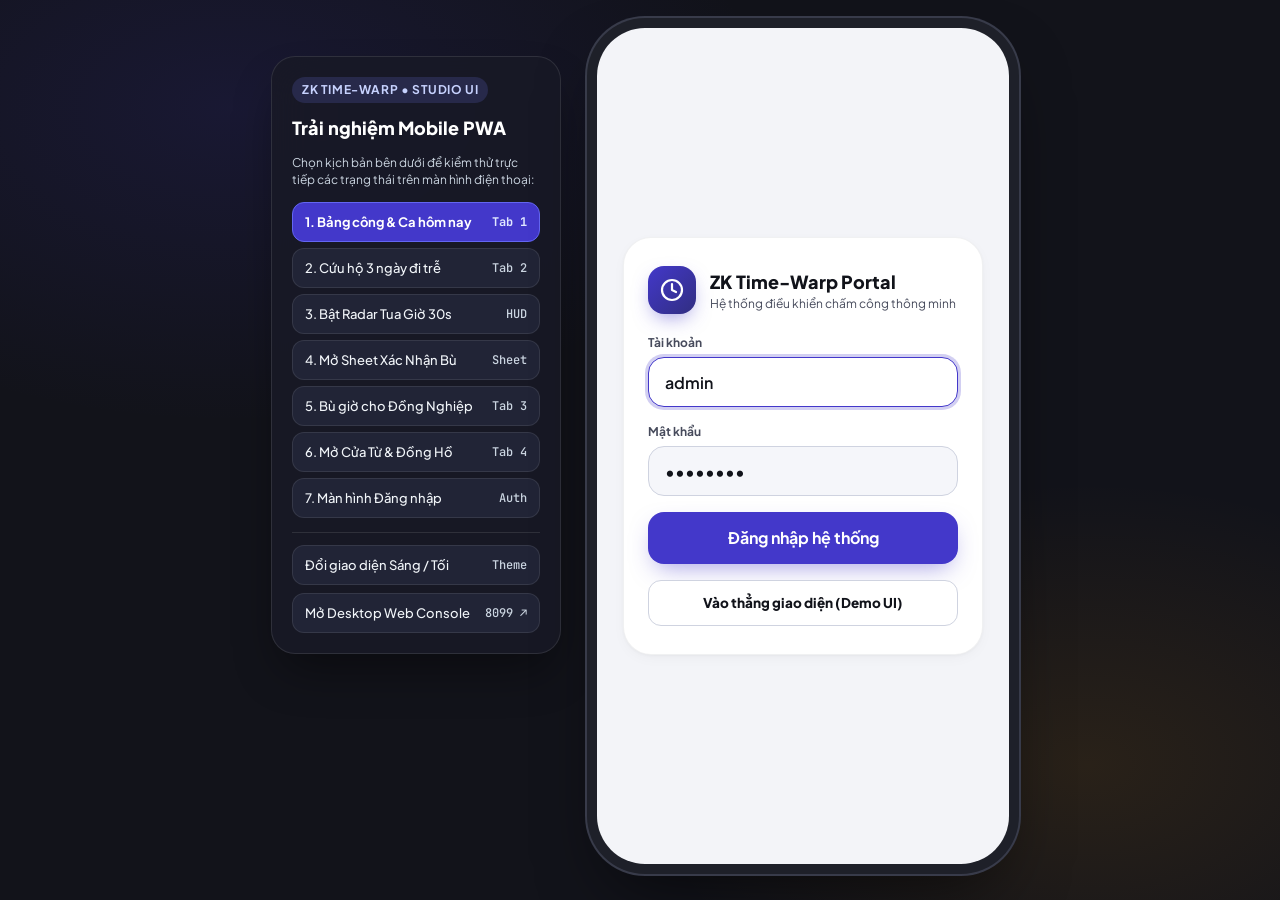
<file: mobile.html>
<!DOCTYPE html>
<html lang="vi">
<head>
  <meta charset="UTF-8" />
  <meta name="viewport" content="width=device-width, initial-scale=1.0, viewport-fit=cover" />
  <meta name="theme-color" content="#f4f2ee" id="metaThemeColor" />
  <meta name="apple-mobile-web-app-capable" content="yes" />
  <meta name="apple-mobile-web-app-status-bar-style" content="black-translucent" />
  <meta name="apple-mobile-web-app-title" content="ZK Chấm Công" />
  <meta name="mobile-web-app-capable" content="yes" />
  <meta name="application-name" content="ZK Chấm Công" />
  <meta name="description" content="Ứng dụng PWA quản lý ngày công, bù giờ thông minh và điều khiển thiết bị ZKTeco" />
  <link rel="manifest" href="/manifest.webmanifest" />
  <link rel="icon" type="image/svg+xml" href="/assets/icons/icon.svg" />
  <link rel="apple-touch-icon" sizes="180x180" href="/assets/icons/apple-touch-icon.png" />
  <title>ZK Time-Warp • Chấm Công Thông Minh</title>
  <link rel="preconnect" href="https://fonts.googleapis.com" />
  <link rel="preconnect" href="https://fonts.gstatic.com" crossorigin />
  <link href="https://fonts.googleapis.com/css2?family=Plus+Jakarta+Sans:wght@400;500;600;700;800&family=JetBrains+Mono:wght@500;600;700&display=swap" rel="stylesheet" />
  <style>
    /* ZK Time-Warp Mobile PWA Design System */
    :root {
      --font-sans: 'Plus Jakarta Sans', -apple-system, BlinkMacSystemFont, sans-serif;
      --font-mono: 'JetBrains Mono', monospace;

      /* Clean Slate-White Canvas & Elevated Surfaces */
      --bg-page: #f3f4f8;
      --bg-card: #ffffff;
      --bg-muted: #e5e7f0;
      --bg-soft: #f5f6fa;
      --bg-glass: rgba(255, 255, 255, 0.92);

      /* Typography */
      --text-main: #11131a;
      --text-sub: #474b5c;
      --text-dim: #64697d;

      /* Borders & Shadows */
      --border: rgba(15, 23, 42, 0.06);
      --border-strong: #cfd3e0;
      --shadow-card: 0 4px 16px -4px rgba(15, 23, 42, 0.05), 0 1px 3px rgba(15, 23, 42, 0.03);
      --shadow-float: 0 18px 40px -12px rgba(15, 23, 42, 0.18);

      /* Primary Brand Accent: Royal Indigo */
      --primary: #4338ca;
      --primary-hover: #3730a3;
      --primary-soft: #eef2ff;
      --primary-strong: #312e81;
      --primary-fg: #ffffff;
      --accent-glow: #f59e0b;

      /* Obsidian Hero Card Tokens */
      --hero-bg: #131520;
      --hero-surface: rgba(255, 255, 255, 0.08);
      --hero-border: rgba(255, 255, 255, 0.12);
      --hero-text: #ffffff;
      --hero-muted: #cbd5e1;

      /* Semantic Status Tokens (WCAG AA >= 4.5:1) */
      --success: #15803d;
      --success-btn: #15803d;
      --success-bg: #dcfce7;
      --success-border: #86efac;

      --warn: #92400e;
      --warn-bg: #fef3c7;
      --warn-border: #fcd34d;

      --danger: #be123c;
      --danger-bg: #ffe4e6;
      --danger-border: #fda4af;

      --ring-focus: rgba(67, 56, 202, 0.24);
      --radius-sm: 12px;
      --radius-md: 16px;
      --radius-lg: 22px;
      --radius-xl: 28px;
      --radius-full: 9999px;

      --safe-top: env(safe-area-inset-top, 0px);
      --safe-bottom: env(safe-area-inset-bottom, 0px);
    }

    html[data-theme="dark"] {
      --bg-page: #0b0c12;
      --bg-card: #151722;
      --bg-muted: #1e2130;
      --bg-soft: #191c28;
      --bg-glass: rgba(21, 23, 34, 0.88);

      --text-main: #f4f5f8;
      --text-sub: #b4bcd0;
      --text-dim: #949db5;

      --border: #252838;
      --border-strong: #383d54;
      --shadow-card: 0 14px 32px -16px rgba(0, 0, 0, 0.55);

      --primary: #6366f1;
      --primary-hover: #818cf8;
      --primary-soft: rgba(99, 102, 241, 0.16);
      --primary-strong: #a5b4fc;
      --primary-fg: #ffffff;

      --hero-bg: #1b1e2e;
      --hero-surface: rgba(255, 255, 255, 0.07);
      --hero-border: rgba(255, 255, 255, 0.12);

      --success: #4ade80;
      --success-btn: #15803d;
      --success-bg: rgba(74, 222, 128, 0.14);
      --success-border: rgba(74, 222, 128, 0.3);

      --warn: #fbbf24;
      --warn-bg: rgba(251, 191, 36, 0.14);
      --warn-border: rgba(251, 191, 36, 0.3);

      --danger: #fb7185;
      --danger-bg: rgba(251, 113, 133, 0.15);
      --danger-border: rgba(251, 113, 133, 0.32);

      --ring-focus: rgba(99, 102, 241, 0.32);
    }

    * {
      box-sizing: border-box;
      margin: 0;
      padding: 0;
      -webkit-tap-highlight-color: transparent;
    }

    html, body {
      background-color: var(--bg-page);
      color: var(--text-main);
      font-family: var(--font-sans);
      font-size: 15px;
      line-height: 1.5;
      min-height: 100dvh;
      overflow-x: hidden;
      -webkit-font-smoothing: antialiased;
      -webkit-text-size-adjust: 100%;
      text-size-adjust: 100%;
    }

    h1, h2, h3, .today-main-status, .hero-clock-val {
      word-spacing: 0.04em;
    }

    .mono,
    #headerDevClock,
    #todayHeroInDisplay,
    #todayHeroInVal,
    #todayHeroOutVal,
    #todayHeroDurVal,
    #warpHudCountdown,
    #devClockFull,
    #kpiRateText,
    #kpiTotalNum,
    #kpiNeedFixNum,
    #kpiCompleteNum,
    #kpiWeekendNum,
    #empCardId,
    .time-chip-in,
    .time-chip-out,
    .time-chip-empty,
    .time-edit-mini-inp {
      font-family: var(--font-mono);
      font-variant-numeric: tabular-nums;
    }

    button, input, select {
      font: inherit;
      color: inherit;
    }

    button:focus-visible,
    a:focus-visible {
      outline: none;
      box-shadow: none;
    }

    input:focus-visible,
    select:focus-visible {
      outline: none;
      border-color: var(--primary);
      box-shadow: 0 0 0 3px var(--ring-focus);
    }

    /* Tactile Press Feedback */
    button:active:not(:disabled),
    .kpi-chip:active,
    .week-day-pill:active,
    .nav-btn:active {
      transform: scale(0.97);
    }

    /* ==========================================================================
       Desktop Studio Preview Frame (>= 960px) & Native Mobile Fullscreen (< 960px)
       ========================================================================== */
    .studio-sidebar {
      display: none;
    }

    @media (min-width: 960px) {
      body {
        background:
          radial-gradient(60% 50% at 18% 12%, rgba(67, 56, 202, 0.14) 0%, transparent 70%),
          radial-gradient(50% 45% at 85% 85%, rgba(245, 158, 11, 0.10) 0%, transparent 70%),
          #12131a;
        display: flex;
        align-items: flex-start;
        justify-content: center;
        gap: 36px;
        padding: 28px 24px;
        min-height: 100vh;
      }

      body .studio-sidebar {
        display: flex;
        flex-direction: column;
        gap: 14px;
        width: 290px;
        flex-shrink: 0;
        position: sticky;
        top: 28px;
        background: rgba(24, 26, 38, 0.88);
        border: 1px solid rgba(255, 255, 255, 0.1);
        border-radius: 24px;
        padding: 20px;
        color: #f4f4f6;
        backdrop-filter: blur(20px);
        box-shadow: 0 24px 48px -12px rgba(0, 0, 0, 0.45);
      }

      body #appContainer,
      body #loginScreen {
        width: 412px;
        min-height: 0;
        height: min(836px, calc(100dvh - 56px));
        max-height: min(836px, calc(100dvh - 56px));
        display: flex;
        flex-direction: column;
        border-radius: 48px;
        box-shadow:
          0 0 0 10px #1e2029,
          0 0 0 12px #383b4a,
          0 32px 70px -15px rgba(0, 0, 0, 0.65);
        position: relative;
        overflow: hidden;
        margin: 0;
      }

      body #appContainer .main-view {
        flex: 1;
        overflow-y: auto;
        scrollbar-width: none;
      }

      body #appContainer .main-view::-webkit-scrollbar {
        display: none;
      }

      body #loginScreen {
        position: relative;
        inset: auto;
      }

      body .bottom-nav-shield {
        position: absolute;
        bottom: 0;
      }

      body .bottom-nav {
        position: absolute;
        bottom: 14px;
      }

      body .floating-batch-bar {
        position: absolute;
        bottom: 88px;
      }

      body .sheet-backdrop {
        position: absolute;
      }
    }

    .studio-badge {
      display: inline-flex;
      align-items: center;
      gap: 6px;
      font-size: 12px;
      font-weight: 700;
      text-transform: uppercase;
      letter-spacing: 0.05em;
      color: #c7d2fe;
      background-color: #27294a;
      padding: 4px 10px;
      border-radius: 999px;
      width: fit-content;
    }

    .studio-title {
      font-size: 18px;
      font-weight: 800;
      color: #ffffff;
      line-height: 1.25;
    }

    .studio-desc {
      font-size: 12px;
      color: #cbd5e1;
      line-height: 1.45;
    }

    .studio-flow-list {
      display: flex;
      flex-direction: column;
      gap: 6px;
      list-style: none;
    }

    .studio-flow-btn {
      appearance: none;
      width: 100%;
      min-height: 40px;
      padding: 8px 12px;
      border-radius: 12px;
      border: 1px solid rgba(255, 255, 255, 0.09);
      background-color: #212436;
      color: #f1f5f9;
      font-size: 13px;
      font-weight: 500;
      text-align: left;
      display: flex;
      align-items: center;
      justify-content: space-between;
      gap: 8px;
      cursor: pointer;
      transition: background 0.15s, border-color 0.15s;
    }

    .studio-flow-btn:hover {
      background-color: #2b2f46;
      border-color: rgba(165, 180, 252, 0.35);
    }

    .studio-flow-btn.active {
      background-color: #4338ca;
      border-color: #6366f1;
      color: #ffffff;
      font-weight: 700;
    }

    .studio-flow-tag {
      font-size: 12px;
      font-family: var(--font-mono);
      color: #cbd5e1;
    }

    .studio-flow-btn.active .studio-flow-tag {
      color: #e0e7ff;
    }

    /* ==========================================================================
       Ambient Top Mesh Glow
       ========================================================================== */
    .ambient-mesh {
      position: absolute;
      inset: 0 0 auto 0;
      height: 220px;
      pointer-events: none;
      z-index: 0;
      background: linear-gradient(180deg, rgba(67, 56, 202, 0.05) 0%, transparent 100%);
    }

    /* ==========================================================================
       Stealth Login Overlay
       ========================================================================== */
    .stealth-login-overlay {
      position: fixed;
      inset: 0;
      z-index: 9999;
      background-color: var(--bg-page);
      display: flex;
      flex-direction: column;
      align-items: center;
      justify-content: center;
      padding: 24px;
    }

    .stealth-login-box {
      width: 100%;
      max-width: 360px;
      background-color: var(--bg-card);
      border: 1px solid var(--border);
      border-radius: var(--radius-xl);
      box-shadow: var(--shadow-card);
      padding: 28px 24px;
      display: flex;
      flex-direction: column;
      gap: 16px;
    }

    .login-brand-row {
      display: flex;
      align-items: center;
      gap: 14px;
      margin-bottom: 4px;
    }

    .login-brand-icon {
      width: 48px;
      height: 48px;
      border-radius: 16px;
      background-color: #4338ca;
      background-image: linear-gradient(135deg, #4338ca 0%, #312e81 100%);
      color: #ffffff;
      display: inline-flex;
      align-items: center;
      justify-content: center;
      flex-shrink: 0;
      box-shadow: 0 8px 20px -6px rgba(67, 56, 202, 0.55);
    }

    .login-brand-icon svg {
      width: 24px;
      height: 24px;
    }

    .stealth-input {
      width: 100%;
      height: 50px;
      padding: 0 16px;
      border-radius: var(--radius-md);
      border: 1px solid var(--border-strong);
      background-color: var(--bg-soft);
      color: var(--text-main);
      font-size: 16px;
      font-weight: 600;
    }

    .stealth-input:focus {
      background-color: var(--bg-card);
      border-color: var(--primary);
    }

    .stealth-btn {
      appearance: none;
      width: 100%;
      min-height: 52px;
      border-radius: var(--radius-md);
      border: none;
      background-color: var(--primary);
      color: var(--primary-fg);
      font-size: 16px;
      font-weight: 700;
      cursor: pointer;
      box-shadow: 0 10px 24px -8px rgba(67, 56, 202, 0.5);
    }

    /* ==========================================================================
       App Shell & Header
       ========================================================================== */
    #appContainer {
      width: 100%;
      max-width: 520px;
      margin: 0 auto;
      min-height: 100dvh;
      display: flex;
      flex-direction: column;
      position: relative;
      background-color: var(--bg-page);
    }

    .app-header {
      position: sticky;
      top: 0;
      z-index: 40;
      background-color: var(--bg-glass);
      backdrop-filter: blur(16px);
      -webkit-backdrop-filter: blur(16px);
      border-bottom: 1px solid var(--border);
      padding: calc(8px + var(--safe-top)) 12px 8px 12px;
      display: flex;
      align-items: center;
      justify-content: space-between;
      gap: 6px;
    }

    .header-user-info {
      appearance: none;
      background-color: var(--bg-card);
      border: 1px solid var(--border);
      padding: 3px 9px 3px 4px;
      border-radius: var(--radius-full);
      display: flex;
      align-items: center;
      gap: 6px;
      min-width: 0;
      height: 38px;
      cursor: pointer;
      text-align: left;
      box-shadow: 0 1px 3px rgba(15, 23, 42, 0.03);
    }

    .user-avatar {
      width: 30px;
      height: 30px;
      border-radius: var(--radius-full);
      background-color: #4338ca;
      color: #ffffff;
      font-weight: 800;
      font-size: 11.5px;
      display: flex;
      align-items: center;
      justify-content: center;
      flex-shrink: 0;
    }

    .user-text-col {
      display: flex;
      flex-direction: column;
      justify-content: center;
      min-width: 0;
      line-height: 1.15;
    }

    .user-title-row {
      display: flex;
      align-items: center;
      gap: 3px;
    }

    .user-name {
      font-size: 13px;
      font-weight: 800;
      color: var(--text-main);
      white-space: nowrap;
      overflow: hidden;
      text-overflow: ellipsis;
    }

    .user-cycle-chip {
      font-size: 10.5px;
      font-weight: 600;
      color: var(--text-sub);
      white-space: nowrap;
    }

    .header-actions {
      display: flex;
      align-items: center;
      gap: 4px;
      flex-shrink: 0;
    }

    .machine-status-chip {
      appearance: none;
      height: 34px;
      padding: 0 8px;
      border-radius: var(--radius-full);
      border: 1px solid var(--border);
      background-color: var(--bg-card);
      color: var(--text-main);
      font-family: var(--font-mono);
      font-size: 11.5px;
      font-weight: 700;
      white-space: nowrap;
      display: inline-flex;
      align-items: center;
      gap: 4px;
      cursor: pointer;
      box-shadow: 0 1px 3px rgba(15, 23, 42, 0.03);
    }

    .machine-status-chip.warped {
      background-color: var(--warn-bg);
      border-color: var(--warn-border);
      color: var(--warn);
    }

    .status-dot {
      width: 7px;
      height: 7px;
      border-radius: 50%;
      background-color: var(--success);
      box-shadow: 0 0 0 2.5px rgba(22, 163, 74, 0.18);
      flex-shrink: 0;
    }

    .status-dot.warped {
      background-color: #d97706;
      box-shadow: 0 0 0 2.5px rgba(245, 158, 11, 0.25);
    }

    .header-icon-btn {
      appearance: none;
      width: 34px;
      height: 34px;
      min-width: 34px;
      border-radius: var(--radius-full);
      border: 1px solid var(--border);
      background-color: var(--bg-card);
      color: var(--text-main);
      font-size: 13px;
      display: inline-flex;
      align-items: center;
      justify-content: center;
      cursor: pointer;
      box-shadow: 0 1px 3px rgba(15, 23, 42, 0.03);
    }

    .header-icon-btn svg {
      width: 15px;
      height: 15px;
    }

    @media (max-width: 360px) {
      .app-header {
        padding-left: 10px;
        padding-right: 10px;
        gap: 4px;
      }
      .header-user-info {
        height: 36px;
        padding: 3px 7px 3px 3px;
        gap: 5px;
      }
      .user-avatar {
        width: 28px;
        height: 28px;
        font-size: 11px;
      }
      .user-name {
        font-size: 12px;
      }
      .user-cycle-chip {
        font-size: 10px;
      }
      .header-actions {
        gap: 3px;
      }
      .machine-status-chip {
        height: 32px;
        padding: 0 6px;
        font-size: 11px;
        gap: 4px;
      }
      .header-icon-btn {
        width: 32px;
        height: 32px;
        min-width: 32px;
      }
      .header-icon-btn svg {
        width: 14px;
        height: 14px;
      }
    }

    /* ==========================================================================
       Main View Container
       ========================================================================== */
    .main-view {
      position: relative;
      z-index: 1;
      flex: 1;
      padding: 12px 12px calc(110px + var(--safe-bottom)) 12px;
      display: flex;
      flex-direction: column;
      gap: 10px;
    }

    /* PWA Install Prompt Banner */
    .pwa-install-banner {
      display: none;
      background-color: var(--bg-card);
      border: 1px solid var(--border);
      border-radius: var(--radius-lg);
      padding: 9px 10px;
      align-items: center;
      justify-content: space-between;
      gap: 6px;
      box-shadow: var(--shadow-card);
    }

    .pwa-install-banner.show {
      display: flex;
    }

    .pwa-banner-left {
      display: flex;
      align-items: center;
      gap: 7px;
      min-width: 0;
      flex: 1;
    }

    .pwa-banner-icon {
      width: 32px;
      height: 32px;
      border-radius: 9px;
      background-color: var(--primary);
      color: #ffffff;
      display: flex;
      align-items: center;
      justify-content: center;
      flex-shrink: 0;
    }

    .pwa-banner-icon svg {
      width: 17px;
      height: 17px;
    }

    .pwa-banner-title {
      font-size: 12px;
      font-weight: 800;
      color: var(--text-main);
      white-space: nowrap;
      overflow: hidden;
      text-overflow: ellipsis;
    }

    .pwa-banner-sub {
      font-size: 10.5px;
      color: var(--text-sub);
      white-space: nowrap;
      overflow: hidden;
      text-overflow: ellipsis;
    }

    /* ==========================================================================
       Live Radar Time-Warp HUD Banner (Obsidian Live Activity Card)
       ========================================================================== */
    .warp-hud-banner {
      display: none;
      background-color: #131520;
      background-image:
        radial-gradient(85% 90% at 95% 0%, rgba(245, 158, 11, 0.22) 0%, transparent 65%),
        radial-gradient(75% 75% at 5% 100%, rgba(99, 102, 241, 0.24) 0%, transparent 65%);
      border: 1px solid rgba(251, 191, 36, 0.38);
      border-radius: var(--radius-xl);
      padding: 14px;
      color: #ffffff;
      box-shadow: 0 20px 44px -14px rgba(15, 17, 26, 0.52);
    }

    .warp-hud-banner.active {
      display: flex;
      flex-direction: column;
      gap: 10px;
    }

    .warp-hud-top {
      display: flex;
      align-items: center;
      justify-content: space-between;
      gap: 8px;
      flex-wrap: nowrap;
    }

    .warp-hud-pill {
      display: inline-flex;
      align-items: center;
      gap: 6px;
      font-size: 11.5px;
      font-weight: 800;
      color: #fde68a;
      background-color: #362916;
      border: 1px solid rgba(251, 191, 36, 0.35);
      padding: 4px 10px;
      border-radius: var(--radius-full);
      letter-spacing: 0.02em;
      white-space: nowrap;
    }

    .warp-hud-timer {
      font-family: var(--font-mono);
      font-size: 22px;
      font-weight: 800;
      color: #fbbf24;
      line-height: 1;
      white-space: nowrap;
      flex-shrink: 0;
    }

    .warp-hud-msg {
      background-color: #1c1f2e;
      border: 1px solid rgba(255, 255, 255, 0.1);
      border-radius: 14px;
      padding: 10px 12px;
      font-size: 13px;
      color: #f8fafc;
      line-height: 1.45;
    }

    .warp-hud-actions {
      display: flex;
      align-items: center;
      gap: 7px;
    }

    .btn-hud-primary {
      appearance: none;
      flex: 1.08;
      min-height: 44px;
      padding: 0 10px;
      border-radius: 13px;
      border: none;
      background-color: #ffffff;
      color: #131520;
      font-size: 12.5px;
      font-weight: 800;
      white-space: nowrap;
      display: inline-flex;
      align-items: center;
      justify-content: center;
      gap: 5px;
      cursor: pointer;
      box-shadow: 0 8px 20px -6px rgba(0, 0, 0, 0.45);
    }

    .btn-hud-cancel {
      appearance: none;
      flex: 1;
      min-height: 44px;
      padding: 0 10px;
      border-radius: 13px;
      border: 1px solid rgba(251, 113, 133, 0.38);
      background-color: #2b1622;
      color: #fecdd3;
      font-size: 12.5px;
      font-weight: 700;
      white-space: nowrap;
      display: inline-flex;
      align-items: center;
      justify-content: center;
      gap: 5px;
      cursor: pointer;
    }

    /* Non-jumping Floating Swipe Toast */
    .swipe-toast-alert {
      position: fixed;
      left: 50%;
      bottom: calc(94px + var(--safe-bottom));
      transform: translateX(-50%) translateY(20px);
      z-index: 95;
      width: calc(100% - 32px);
      max-width: 420px;
      background-color: #14141b;
      color: #ffffff;
      border: 1px solid rgba(255, 255, 255, 0.14);
      padding: 13px 18px;
      border-radius: var(--radius-full);
      font-size: 13px;
      font-weight: 700;
      text-align: center;
      box-shadow: 0 16px 36px -8px rgba(0, 0, 0, 0.45);
      opacity: 0;
      pointer-events: none;
      transition: opacity 0.22s, transform 0.22s;
    }

    .swipe-toast-alert.show {
      opacity: 1;
      transform: translateX(-50%) translateY(0);
    }

    /* ==========================================================================
       Tab 0: Obsidian Today Hero Card
       ========================================================================== */
    .today-hero-card {
      position: relative;
      overflow: hidden;
      background-color: #131520;
      background-image:
        radial-gradient(85% 90% at 95% 5%, rgba(99, 102, 241, 0.28) 0%, transparent 65%),
        radial-gradient(75% 70% at 5% 95%, rgba(67, 56, 202, 0.18) 0%, transparent 65%);
      color: var(--hero-text);
      border: 1px solid rgba(255, 255, 255, 0.1);
      border-radius: var(--radius-xl);
      padding: 15px;
      display: flex;
      flex-direction: column;
      gap: 12px;
      box-shadow: 0 18px 36px -16px rgba(19, 21, 32, 0.42);
    }

    .today-hero-header {
      display: flex;
      align-items: center;
      justify-content: space-between;
      gap: 6px;
      flex-wrap: nowrap;
    }

    .today-hero-title {
      font-size: 11px;
      font-weight: 700;
      color: var(--hero-muted);
      letter-spacing: 0.02em;
      text-transform: uppercase;
      white-space: nowrap;
      overflow: hidden;
      text-overflow: ellipsis;
      display: inline-flex;
      align-items: center;
      gap: 4px;
    }

    .today-hero-badge {
      display: inline-flex;
      align-items: center;
      gap: 4px;
      height: 24px;
      padding: 0 9px;
      border-radius: var(--radius-full);
      font-size: 10.5px;
      font-weight: 800;
      letter-spacing: 0.02em;
      white-space: nowrap;
      flex-shrink: 0;
    }

    .badge-working {
      background-color: #24254c;
      border: 1px solid rgba(165, 180, 252, 0.35);
      color: #c7d2fe;
    }

    .badge-complete {
      background-color: #163329;
      border: 1px solid rgba(134, 239, 172, 0.35);
      color: #86efac;
    }

    .badge-absent {
      background-color: #362916;
      border: 1px solid rgba(252, 211, 77, 0.4);
      color: #fde68a;
    }

    .today-main-status {
      font-size: clamp(16.5px, 4.6vw, 20px);
      font-weight: 800;
      letter-spacing: -0.02em;
      line-height: 1.2;
      color: #ffffff;
      display: flex;
      align-items: baseline;
      gap: 6px;
      white-space: nowrap;
      overflow: hidden;
      text-overflow: ellipsis;
    }

    .today-times-row {
      display: grid;
      grid-template-columns: repeat(3, minmax(0, 1fr));
      gap: 6px;
    }

    .today-col {
      background-color: #1d2030;
      border: 1px solid var(--hero-border);
      border-radius: 14px;
      padding: 9px 4px;
      display: flex;
      flex-direction: column;
      align-items: center;
      justify-content: center;
      text-align: center;
      gap: 3px;
      min-width: 0;
    }

    .today-col-label {
      font-size: 11px;
      font-weight: 600;
      color: var(--hero-muted);
      white-space: nowrap;
    }

    .today-col-val {
      font-family: var(--font-mono);
      font-size: 12.5px;
      font-weight: 700;
      color: #ffffff;
      white-space: nowrap;
    }

    .today-col-val.in {
      color: #6ee7b7;
    }

    .today-col-val.out {
      color: #c4b5fd;
    }

    .today-hero-action-btn {
      appearance: none;
      width: 100%;
      min-height: 46px;
      padding: 0 10px;
      border-radius: 14px;
      border: none;
      background-color: #ffffff;
      color: #131520;
      font-size: clamp(12.5px, 3.6vw, 13.5px);
      font-weight: 800;
      white-space: nowrap;
      display: inline-flex;
      align-items: center;
      justify-content: center;
      gap: 6px;
      cursor: pointer;
      box-shadow: 0 8px 20px -6px rgba(0, 0, 0, 0.35);
    }

    .today-hero-action-btn.btn-hero-in {
      background-color: #22c55e;
      color: #052e16;
    }

    .today-hero-action-btn.btn-hero-out {
      background-color: #ffffff;
      color: #131520;
    }

    .today-hero-action-btn.btn-hero-done {
      background-color: #222538;
      border: 1px solid rgba(255, 255, 255, 0.16);
      color: #f1f5f9;
      box-shadow: none;
    }

    /* ==========================================================================
       Quick Rescue Banner
       ========================================================================== */
    .quick-rescue-banner {
      display: none;
      background-color: var(--bg-card);
      border: 1px solid rgba(225, 29, 72, 0.16);
      border-radius: var(--radius-lg);
      padding: 12px 14px;
      align-items: center;
      justify-content: space-between;
      gap: 10px;
      margin-top: 10px;
      box-shadow: var(--shadow-card);
    }

    html[data-theme="dark"] .quick-rescue-banner {
      background-color: var(--bg-card);
      border-color: rgba(251, 113, 133, 0.25);
    }

    .quick-rescue-banner.show {
      display: flex;
    }

    .quick-rescue-text {
      font-size: 13px;
      font-weight: 800;
      color: var(--danger);
      line-height: 1.3;
    }

    .quick-rescue-btn {
      appearance: none;
      height: 36px;
      padding: 0 12px;
      border-radius: var(--radius-full);
      border: none;
      background-color: #be123c;
      color: #ffffff;
      font-size: 12px;
      font-weight: 800;
      white-space: nowrap;
      cursor: pointer;
      flex-shrink: 0;
    }

    /* ==========================================================================
       Interactive 7-Day Week Strip
       ========================================================================== */
    .week-strip-card {
      background-color: var(--bg-card);
      border: 1px solid var(--border);
      border-radius: var(--radius-lg);
      padding: 13px 12px;
      margin-top: 10px;
      box-shadow: var(--shadow-card);
    }

    .week-strip-head {
      display: flex;
      align-items: center;
      justify-content: space-between;
      gap: 8px;
      padding: 0 2px 10px 2px;
      flex-wrap: nowrap;
    }

    .week-strip-title {
      font-size: 13px;
      font-weight: 800;
      color: var(--text-main);
      white-space: nowrap;
    }

    .week-strip-sub {
      font-size: 11.5px;
      font-weight: 600;
      color: var(--text-sub);
      white-space: nowrap;
    }

    .week-grid {
      display: grid;
      grid-template-columns: repeat(7, minmax(0, 1fr));
      gap: 4px;
    }

    .week-day-pill {
      appearance: none;
      height: 54px;
      border: none;
      border-radius: 12px;
      background-color: var(--bg-soft);
      color: var(--text-sub);
      display: flex;
      flex-direction: column;
      align-items: center;
      justify-content: center;
      gap: 2px;
      cursor: pointer;
      min-width: 0;
    }

    .week-day-pill.is-today {
      background-color: var(--primary);
      color: #ffffff;
      box-shadow: 0 4px 12px -2px rgba(67, 56, 202, 0.35);
    }

    .week-day-pill .w-label {
      font-size: 11px;
      font-weight: 700;
      line-height: 1.1;
    }

    .week-day-pill .w-num {
      font-family: var(--font-mono);
      font-size: 13.5px;
      font-weight: 800;
      color: inherit;
      line-height: 1.15;
    }

    .week-day-pill .w-dot {
      width: 5px;
      height: 5px;
      border-radius: 50%;
      margin-top: 1px;
    }

    .w-dot.dot-ok { background-color: #16a34a; }
    .w-dot.dot-warn { background-color: #f59e0b; }
    .w-dot.dot-err { background-color: #e11d48; }
    .w-dot.dot-today { background-color: #ffffff; }
    .w-dot.dot-none { background-color: transparent; }

    /* ==========================================================================
       Month KPI Summary & Filter Pills
       ========================================================================== */
    .kpi-summary-card {
      background-color: var(--bg-card);
      border: 1px solid var(--border);
      border-radius: var(--radius-lg);
      padding: 14px 12px;
      display: flex;
      flex-direction: column;
      gap: 10px;
      margin-top: 10px;
      box-shadow: var(--shadow-card);
    }

    .kpi-top-row {
      display: flex;
      align-items: center;
      justify-content: space-between;
      gap: 6px;
      flex-wrap: nowrap;
    }

    .kpi-title {
      font-size: 13px;
      font-weight: 800;
      color: var(--text-main);
      white-space: nowrap;
    }

    .kpi-rate-badge {
      font-size: 11px;
      font-weight: 800;
      color: var(--primary);
      background-color: var(--primary-soft);
      padding: 3px 8px;
      border-radius: var(--radius-full);
      white-space: nowrap;
      flex-shrink: 0;
    }

    .kpi-progress-bar {
      width: 100%;
      height: 8px;
      background-color: var(--bg-muted);
      border-radius: var(--radius-full);
      overflow: hidden;
    }

    .kpi-progress-fill {
      height: 100%;
      background-color: var(--primary);
      background-image: linear-gradient(90deg, var(--primary) 0%, #6366f1 100%);
      border-radius: var(--radius-full);
      transition: width 0.35s ease;
    }

    .kpi-filter-pills {
      display: grid;
      grid-template-columns: repeat(4, minmax(0, 1fr));
      gap: 6px;
    }

    .kpi-chip {
      appearance: none;
      min-height: 48px;
      padding: 5px 2px;
      border-radius: 13px;
      border: 1px solid transparent;
      background-color: var(--bg-soft);
      color: var(--text-sub);
      display: flex;
      flex-direction: column;
      align-items: center;
      justify-content: center;
      gap: 2px;
      cursor: pointer;
      min-width: 0;
    }

    .kpi-chip.active {
      background-color: #4338ca;
      border-color: #4338ca;
      color: #ffffff;
      box-shadow: 0 6px 14px -4px rgba(67, 56, 202, 0.35);
    }

    .kpi-chip-num {
      font-family: var(--font-mono);
      font-size: 14.5px;
      font-weight: 800;
      color: var(--text-main);
      line-height: 1.1;
    }

    .kpi-chip.active .kpi-chip-num {
      color: #ffffff;
    }

    .kpi-chip-label {
      font-size: 11px;
      font-weight: 700;
      white-space: nowrap;
      letter-spacing: -0.02em;
    }

    /* ==========================================================================
       Timesheet Day List & Clean Tactile Cards
       ========================================================================== */
    .timesheet-day-list {
      display: flex;
      flex-direction: column;
      gap: 10px;
      margin-top: 10px;
    }

    .day-card {
      position: relative;
      background-color: var(--bg-card);
      border: 1px solid var(--border);
      border-radius: var(--radius-lg);
      padding: 13px;
      display: flex;
      flex-direction: column;
      gap: 9px;
      box-shadow: var(--shadow-card);
      overflow: hidden;
    }

    .day-card.today-highlight {
      border-color: rgba(67, 56, 202, 0.32);
      box-shadow: 0 10px 24px -12px rgba(67, 56, 202, 0.16);
    }

    .day-card.weekend-dim {
      opacity: 0.92;
    }

    .day-card-top {
      display: flex;
      align-items: center;
      justify-content: space-between;
      gap: 6px;
      flex-wrap: nowrap;
    }

    .day-date-group {
      display: flex;
      align-items: center;
      gap: 6px;
      min-width: 0;
      white-space: nowrap;
    }

    .day-date-num {
      font-family: var(--font-mono);
      font-size: 14.5px;
      font-weight: 800;
      color: var(--text-main);
    }

    .day-weekday-tag {
      font-size: 12px;
      font-weight: 600;
      color: var(--text-sub);
    }

    .day-today-tag {
      font-size: 10.5px;
      font-weight: 800;
      color: var(--primary);
      background-color: var(--primary-soft);
      padding: 2px 7px;
      border-radius: var(--radius-full);
      white-space: nowrap;
    }

    .day-status-pill {
      font-size: 11px;
      font-weight: 800;
      padding: 3px 8px;
      border-radius: var(--radius-full);
      white-space: nowrap;
      flex-shrink: 0;
    }

    .pill-complete {
      background-color: var(--success-bg);
      color: var(--success);
    }

    .pill-warn {
      background-color: var(--warn-bg);
      color: var(--warn);
    }

    .pill-danger {
      background-color: var(--danger-bg);
      color: var(--danger);
    }

    .pill-weekend {
      background-color: var(--bg-muted);
      color: var(--text-sub);
    }

    .day-card-mid {
      display: flex;
      align-items: center;
      justify-content: space-between;
      gap: 6px;
      flex-wrap: nowrap;
      background-color: var(--bg-soft);
      padding: 8px 10px;
      border-radius: 10px;
    }

    .day-punches {
      display: flex;
      align-items: center;
      gap: 5px;
      font-size: 12px;
      color: var(--text-sub);
      white-space: nowrap;
    }

    .time-chip-in {
      font-weight: 700;
      color: var(--text-main);
    }

    .time-chip-out {
      font-weight: 700;
      color: var(--text-main);
    }

    .time-chip-empty {
      color: var(--text-dim);
    }

    .day-quick-action {
      display: flex;
      align-items: center;
      gap: 8px;
      padding-top: 2px;
    }

    .time-edit-mini-inp {
      width: 104px;
      height: 42px;
      padding: 0 8px;
      border-radius: 12px;
      border: 1px solid var(--border-strong);
      background-color: var(--bg-card);
      color: var(--text-main);
      font-size: 15px;
      font-weight: 700;
      text-align: center;
      flex-shrink: 0;
    }

    .day-action-trigger-btn {
      appearance: none;
      flex: 1;
      height: 42px;
      padding: 0 12px;
      border-radius: 12px;
      border: none;
      background-color: var(--primary);
      color: var(--primary-fg);
      font-size: 13px;
      font-weight: 800;
      white-space: nowrap;
      display: inline-flex;
      align-items: center;
      justify-content: center;
      gap: 6px;
      cursor: pointer;
    }

    .day-action-trigger-btn.day-btn-in {
      background-color: var(--success-btn);
      color: #ffffff;
    }

    .future-days-toggle {
      appearance: none;
      width: 100%;
      min-height: 44px;
      padding: 0 14px;
      border-radius: var(--radius-lg);
      border: 1px dashed var(--border-strong);
      background-color: var(--bg-card);
      color: var(--text-sub);
      font-size: 12.5px;
      font-weight: 700;
      white-space: nowrap;
      cursor: pointer;
    }

    /* ==========================================================================
       Tabs 1, 2, 3: Section Cards, Employee Cards & Elevated Late Items
       ========================================================================== */
    .tab-stack {
      display: flex;
      flex-direction: column;
      gap: 10px;
    }

    .section-box {
      background-color: var(--bg-card);
      border: 1px solid var(--border);
      border-radius: var(--radius-lg);
      padding: 14px;
      display: flex;
      flex-direction: column;
      gap: 10px;
      box-shadow: var(--shadow-card);
    }

    .section-head {
      display: flex;
      align-items: center;
      justify-content: space-between;
      gap: 6px;
      flex-wrap: nowrap;
    }

    .section-title {
      font-size: 14px;
      font-weight: 800;
      color: var(--text-main);
      white-space: nowrap;
      overflow: hidden;
      text-overflow: ellipsis;
    }

    .emp-profile-card {
      background-color: #131520;
      background-image: radial-gradient(80% 90% at 95% 10%, rgba(99, 102, 241, 0.25) 0%, transparent 65%);
      color: #ffffff;
      border: 1px solid rgba(255, 255, 255, 0.1);
      border-radius: var(--radius-lg);
      padding: 13px;
      display: flex;
      align-items: center;
      justify-content: space-between;
      gap: 8px;
      flex-wrap: nowrap;
      box-shadow: 0 12px 28px -12px rgba(19, 21, 32, 0.35);
      overflow: hidden;
    }

    .emp-info-col {
      min-width: 0;
      flex: 1;
      overflow: hidden;
    }

    .emp-name-big {
      font-size: 14.5px;
      font-weight: 800;
      color: #ffffff;
      white-space: nowrap;
      overflow: hidden;
      text-overflow: ellipsis;
    }

    .emp-meta-row {
      display: flex;
      align-items: center;
      gap: 4px;
      margin-top: 5px;
      flex-wrap: nowrap;
    }

    .emp-chip {
      font-size: 10.5px;
      font-weight: 700;
      padding: 2px 7px;
      border-radius: var(--radius-full);
      background-color: rgba(255, 255, 255, 0.1);
      color: #e0e7ff;
      white-space: nowrap;
    }

    .emp-chip.danger {
      background-color: rgba(244, 63, 94, 0.22);
      color: #fecdd3;
    }

    .btn-quick-today {
      appearance: none;
      height: 36px;
      padding: 0 10px;
      border-radius: 10px;
      border: none;
      background-color: #4f46e5;
      color: #ffffff;
      font-size: 12px;
      font-weight: 800;
      white-space: nowrap;
      flex-shrink: 0;
      cursor: pointer;
      box-shadow: 0 6px 14px -4px rgba(79, 70, 229, 0.5);
    }

    @media (max-width: 350px) {
      .emp-profile-card {
        padding: 11px;
        gap: 6px;
      }
      .emp-chip {
        font-size: 10px;
        padding: 2px 5.5px;
      }
      .btn-quick-today {
        height: 34px;
        padding: 0 8px;
        font-size: 11px;
      }
    }

    .toolbar-row {
      display: flex;
      flex-direction: column;
      align-items: stretch;
      gap: 8px;
    }

    .month-filter-select,
    .big-select {
      appearance: none;
      -webkit-appearance: none;
      width: 100%;
      height: 44px;
      padding: 0 36px 0 12px;
      border-radius: 12px;
      border: 1px solid var(--border-strong);
      background-color: var(--bg-soft);
      background-image: url("data:image/svg+xml,%3Csvg xmlns='http://www.w3.org/2000/svg' width='16' height='16' viewBox='0 0 24 24' fill='none' stroke='%23474b5c' stroke-width='2.4' stroke-linecap='round' stroke-linejoin='round'%3E%3Cpath d='m6 9 6 6 6-6'/%3E%3C/svg%3E");
      background-repeat: no-repeat;
      background-position: right 12px center;
      color: var(--text-main);
      font-size: 13.5px;
      font-weight: 700;
      white-space: nowrap;
      overflow: hidden;
      text-overflow: ellipsis;
      cursor: pointer;
    }

    html[data-theme="dark"] .month-filter-select,
    html[data-theme="dark"] .big-select {
      background-image: url("data:image/svg+xml,%3Csvg xmlns='http://www.w3.org/2000/svg' width='16' height='16' viewBox='0 0 24 24' fill='none' stroke='%23cbd5e1' stroke-width='2.4' stroke-linecap='round' stroke-linejoin='round'%3E%3Cpath d='m6 9 6 6 6-6'/%3E%3C/svg%3E");
    }

    .custom-input {
      width: 100%;
      height: 44px;
      padding: 0 12px;
      border-radius: 12px;
      border: 1px solid var(--border-strong);
      background-color: var(--bg-soft);
      color: var(--text-main);
      font-size: 15px;
      font-weight: 700;
    }

    .toolbar-btns {
      display: grid;
      grid-template-columns: repeat(3, minmax(0, 1fr));
      gap: 6px;
      width: 100%;
    }

    .mini-tool-btn {
      appearance: none;
      height: 40px;
      padding: 0 8px;
      border-radius: 11px;
      border: 1px solid var(--border);
      background-color: var(--bg-soft);
      color: var(--text-main);
      font-size: 12px;
      font-weight: 700;
      white-space: nowrap;
      text-align: center;
      cursor: pointer;
    }

    .late-days-scroll {
      display: flex;
      flex-direction: column;
      gap: 10px;
    }

    .late-item-card {
      position: relative;
      background-color: var(--bg-card);
      border: 1px solid var(--border);
      border-radius: var(--radius-lg);
      padding: 12px;
      display: flex;
      flex-direction: column;
      gap: 9px;
      box-shadow: var(--shadow-card);
      overflow: hidden;
    }

    .late-item-card.checked {
      background-color: var(--primary-soft);
      border-color: rgba(67, 56, 202, 0.35);
    }

    .late-item-card.fixed {
      background-color: #f4fbf7;
      border-color: var(--success-border);
    }

    html[data-theme="dark"] .late-item-card.fixed {
      background-color: rgba(16, 185, 129, 0.08);
      border-color: rgba(16, 185, 129, 0.28);
    }

    .late-item-card.fixed .pill-complete {
      background-color: var(--success-bg);
      border: 1px solid var(--success-border);
      color: var(--success);
    }

    .late-card-top {
      display: flex;
      align-items: center;
      justify-content: space-between;
      gap: 6px;
      flex-wrap: nowrap;
    }

    .late-card-left {
      display: flex;
      align-items: center;
      gap: 8px;
      cursor: pointer;
      min-width: 0;
      flex: 1;
    }

    .late-card-left > div {
      min-width: 0;
      flex: 1;
    }

    .late-checkbox {
      appearance: none;
      -webkit-appearance: none;
      width: 20px;
      height: 20px;
      border-radius: 6px;
      border: 2px solid var(--border-strong);
      background-color: var(--bg-card);
      flex-shrink: 0;
      cursor: pointer;
      transition: background-color 0.15s, border-color 0.15s;
    }

    .late-checkbox:checked {
      background-color: var(--primary);
      border-color: var(--primary);
      background-image: url("data:image/svg+xml,%3Csvg xmlns='http://www.w3.org/2000/svg' width='13' height='13' viewBox='0 0 24 24' fill='none' stroke='%23ffffff' stroke-width='3.2' stroke-linecap='round' stroke-linejoin='round'%3E%3Cpolyline points='20 6 9 17 4 12'/%3E%3C/svg%3E");
      background-repeat: no-repeat;
      background-position: center;
    }

    .late-date-title {
      display: flex;
      align-items: center;
      gap: 6px;
      font-family: var(--font-mono);
      font-size: 14px;
      font-weight: 800;
      color: var(--text-main);
      white-space: nowrap;
    }

    .late-desc-sub {
      font-size: 11.5px;
      font-weight: 600;
      color: var(--text-sub);
      margin-top: 1px;
      white-space: nowrap;
      overflow: hidden;
      text-overflow: ellipsis;
    }

    .late-card-right {
      display: flex;
      align-items: center;
      justify-content: space-between;
      gap: 6px;
      background-color: var(--bg-soft);
      padding: 6px 8px;
      border-radius: 12px;
      min-width: 0;
      overflow: hidden;
    }

    .late-item-card.checked .late-card-right,
    .late-item-card.fixed .late-card-right {
      background-color: var(--bg-card);
    }

    .late-right-label {
      font-size: 11.5px;
      font-weight: 700;
      color: var(--text-sub);
      white-space: nowrap;
      flex-shrink: 0;
    }

    .late-right-controls {
      display: flex;
      align-items: center;
      gap: 6px;
      flex: 1;
      min-width: 0;
      justify-content: flex-end;
    }

    .late-right-controls .time-edit-mini-inp {
      width: 92px;
      min-width: 0;
      flex: 0 1 92px;
      height: 36px;
      font-size: 13px;
      padding: 0 4px;
    }

    .btn-mini-warp {
      appearance: none;
      height: 36px;
      padding: 0 10px;
      border-radius: 10px;
      border: none;
      background-color: var(--primary);
      color: var(--primary-fg);
      font-size: 12px;
      font-weight: 800;
      cursor: pointer;
      white-space: nowrap;
      flex-shrink: 0;
    }

    .field-label {
      display: block;
      font-size: 12px;
      font-weight: 700;
      color: var(--text-sub);
      margin-bottom: 5px;
    }

    .preset-chips {
      display: grid;
      grid-template-columns: repeat(4, minmax(0, 1fr));
      gap: 5px;
      margin-top: 7px;
    }

    .preset-chips.cols-5 {
      grid-template-columns: repeat(5, minmax(0, 1fr));
    }

    .preset-chip {
      appearance: none;
      height: 38px;
      padding: 0 4px;
      border-radius: 10px;
      border: 1px solid var(--border);
      background-color: var(--bg-soft);
      color: var(--text-main);
      font-size: 11.5px;
      font-weight: 700;
      white-space: nowrap;
      letter-spacing: -0.02em;
      text-align: center;
      cursor: pointer;
      min-width: 0;
    }

    .btn-default {
      appearance: none;
      height: 46px;
      padding: 0 12px;
      border-radius: 13px;
      border: 1px solid var(--border-strong);
      background-color: var(--bg-card);
      color: var(--text-main);
      font-size: clamp(12.5px, 3.6vw, 13.5px);
      font-weight: 800;
      white-space: nowrap;
      display: inline-flex;
      align-items: center;
      justify-content: center;
      gap: 6px;
      cursor: pointer;
    }

    .btn-primary {
      background-color: var(--primary);
      border-color: transparent;
      color: var(--primary-fg);
    }

    .btn-success {
      background-color: var(--success-btn);
      border-color: transparent;
      color: #ffffff;
    }

    .btn-danger {
      background-color: var(--danger-bg);
      border-color: var(--danger-border);
      color: var(--danger);
    }

    .device-clock-panel {
      background-color: #131520;
      border: 1px solid rgba(255, 255, 255, 0.1);
      border-radius: 14px;
      padding: 12px 14px;
      display: flex;
      align-items: center;
      justify-content: space-between;
      gap: 8px;
      color: #ffffff;
      flex-wrap: nowrap;
    }

    .hero-clock-val {
      font-family: var(--font-mono);
      font-size: 21px;
      font-weight: 800;
      color: #ffffff;
      line-height: 1.15;
      white-space: nowrap;
    }

    .hero-clock-date {
      font-size: 11.5px;
      color: #cbd5e1;
      margin-top: 2px;
      white-space: nowrap;
    }

    .device-action-grid {
      display: grid;
      grid-template-columns: 1fr 1fr;
      gap: 8px;
    }

    .log-box {
      background-color: #131520;
      border: 1px solid rgba(255, 255, 255, 0.08);
      border-radius: 13px;
      padding: 12px;
      font-family: var(--font-mono);
      font-size: 11.5px;
      color: #c7d2fe;
      max-height: 180px;
      overflow-y: auto;
      line-height: 1.55;
    }

    /* ==========================================================================
       Floating Batch Action Bar
       ========================================================================== */
    .floating-batch-bar {
      position: fixed;
      left: 50%;
      transform: translateX(-50%);
      bottom: calc(86px + var(--safe-bottom));
      z-index: 86;
      width: calc(100% - 24px);
      max-width: 400px;
      display: none;
    }

    .floating-batch-bar.show {
      display: block;
    }

    .batch-launch-btn {
      appearance: none;
      width: 100%;
      height: 48px;
      padding: 0 14px;
      border-radius: 16px;
      border: none;
      background-color: #4338ca;
      background-image: linear-gradient(135deg, #4338ca 0%, #312e81 100%);
      color: #ffffff;
      font-size: clamp(12.5px, 3.6vw, 13.5px);
      font-weight: 800;
      white-space: nowrap;
      overflow: hidden;
      text-overflow: ellipsis;
      cursor: pointer;
      box-shadow: 0 14px 28px -8px rgba(67, 56, 202, 0.55);
    }

    /* ==========================================================================
       Obsidian Floating Dock
       ========================================================================== */
    .bottom-nav-shield {
      position: fixed;
      left: 50%;
      transform: translateX(-50%);
      bottom: 0;
      width: 100%;
      max-width: 520px;
      height: calc(90px + var(--safe-bottom));
      background: linear-gradient(to top, var(--bg-page) 60%, rgba(243, 244, 248, 0) 100%);
      pointer-events: none;
      z-index: 80;
    }

    html[data-theme="dark"] .bottom-nav-shield {
      background: linear-gradient(to top, var(--bg-page) 60%, rgba(11, 12, 18, 0) 100%);
    }

    .bottom-nav {
      position: fixed;
      bottom: calc(10px + var(--safe-bottom));
      left: 50%;
      transform: translateX(-50%);
      z-index: 85;
      width: calc(100% - 20px);
      max-width: 430px;
      height: 62px;
      background-color: #131520;
      background-image: linear-gradient(180deg, #191c2b 0%, #131520 100%);
      border: 1px solid rgba(255, 255, 255, 0.1);
      border-radius: 24px;
      padding: 0 6px;
      display: grid;
      grid-template-columns: minmax(0, 1fr) minmax(0, 1fr) 48px minmax(0, 1fr) minmax(0, 1fr);
      align-items: center;
      gap: 0;
      box-shadow:
        0 18px 36px -10px rgba(10, 12, 24, 0.48),
        0 4px 10px -2px rgba(10, 12, 24, 0.22);
    }

    html[data-theme="dark"] .bottom-nav {
      background-color: #181b2a;
      border-color: rgba(255, 255, 255, 0.14);
      box-shadow: 0 18px 38px -10px rgba(0, 0, 0, 0.65);
    }

    body.keyboard-open .bottom-nav,
    body.keyboard-open .bottom-nav-shield,
    body.keyboard-open .floating-batch-bar {
      display: none;
    }

    .nav-btn {
      appearance: none;
      position: relative;
      height: 60px;
      padding: 2px 1px 4px 1px;
      border-radius: 0;
      border: none;
      background: transparent;
      color: #94a3b8;
      display: flex;
      flex-direction: column;
      align-items: center;
      justify-content: center;
      gap: 4px;
      min-width: 0;
      cursor: pointer;
      transition: color 0.2s;
    }

    .nav-btn.active {
      background-color: transparent;
      background-image: radial-gradient(50% 55% at 50% 100%, rgba(129, 140, 248, 0.22) 0%, transparent 80%);
      color: #ffffff;
    }

    .nav-btn.active::before {
      content: "";
      position: absolute;
      bottom: 4px;
      left: 50%;
      transform: translateX(-50%);
      width: 16px;
      height: 2.5px;
      border-radius: 99px;
      background-color: #818cf8;
      box-shadow: 0 0 8px rgba(129, 140, 248, 0.85);
    }

    .nav-icon {
      display: inline-flex;
      align-items: center;
      justify-content: center;
      transition: color 0.2s, transform 0.2s;
    }

    .nav-btn.active .nav-icon {
      color: #a5b4fc;
      transform: translateY(-1px);
    }

    .nav-icon svg {
      width: 18px;
      height: 18px;
    }

    .nav-label {
      font-size: 11px;
      font-weight: 600;
      letter-spacing: -0.02em;
      line-height: 1;
      white-space: nowrap;
    }

    .nav-btn.active .nav-label {
      color: #ffffff;
      font-weight: 700;
    }

    .nav-badge {
      position: absolute;
      top: 4px;
      left: calc(50% + 2px);
      z-index: 2;
      min-width: 16px;
      height: 16px;
      padding: 0 4px;
      border-radius: var(--radius-full);
      background-color: #e11d48;
      color: #ffffff;
      border: 1.5px solid #131520;
      font-family: var(--font-mono);
      font-size: 10px;
      font-weight: 800;
      line-height: 1;
      display: inline-flex;
      align-items: center;
      justify-content: center;
    }

    /* Center Raised Action Orb */
    .nav-center-slot {
      position: relative;
      display: flex;
      align-items: center;
      justify-content: center;
    }

    .nav-center-orb {
      appearance: none;
      position: relative;
      bottom: 11px;
      width: 46px;
      height: 46px;
      border-radius: 50%;
      border: 3px solid var(--bg-page);
      background-color: #4338ca;
      background-image: linear-gradient(135deg, #4f46e5 0%, #4338ca 100%);
      color: #ffffff;
      display: inline-flex;
      align-items: center;
      justify-content: center;
      cursor: pointer;
      box-shadow: 0 8px 18px -4px rgba(67, 56, 202, 0.65);
    }

    .nav-center-orb svg {
      width: 20px;
      height: 20px;
    }

    @media (max-width: 360px) {
      .bottom-nav {
        width: calc(100% - 16px);
        padding: 0 4px;
        grid-template-columns: minmax(0, 1fr) minmax(0, 1fr) 44px minmax(0, 1fr) minmax(0, 1fr);
      }
      .nav-label {
        font-size: 10px;
        letter-spacing: -0.03em;
      }
      .nav-center-orb {
        width: 42px;
        height: 42px;
      }
    }

    /* ==========================================================================
       Bottom Sheets
       ========================================================================== */
    .sheet-backdrop {
      position: fixed;
      inset: 0;
      z-index: 200;
      background: rgba(10, 12, 22, 0.56);
      backdrop-filter: blur(4px);
      display: none;
      align-items: flex-end;
      justify-content: center;
    }

    .sheet-backdrop.active {
      display: flex;
    }

    .bottom-sheet {
      width: 100%;
      max-width: 520px;
      background: var(--bg-card);
      border-top: 1px solid var(--border);
      border-radius: 28px 28px 0 0;
      padding: 14px 18px calc(22px + var(--safe-bottom)) 18px;
      display: flex;
      flex-direction: column;
      gap: 12px;
      max-height: 90dvh;
      overflow-y: auto;
    }

    .sheet-handle {
      width: 40px;
      height: 5px;
      border-radius: var(--radius-full);
      background: var(--border-strong);
      margin: 0 auto 2px auto;
    }

    .sheet-header {
      display: flex;
      align-items: center;
      justify-content: space-between;
      gap: 8px;
      flex-wrap: nowrap;
    }

    .sheet-title {
      font-size: 16px;
      font-weight: 800;
      color: var(--text-main);
      white-space: nowrap;
      overflow: hidden;
      text-overflow: ellipsis;
    }

    .sheet-close-btn {
      appearance: none;
      width: 36px;
      height: 36px;
      border-radius: var(--radius-full);
      border: 1px solid var(--border);
      background: var(--bg-soft);
      color: var(--text-sub);
      font-size: 15px;
      font-weight: 800;
      flex-shrink: 0;
      cursor: pointer;
      display: inline-flex;
      align-items: center;
      justify-content: center;
    }

    .pwa-install-banner .sheet-close-btn {
      width: 32px;
      height: 32px;
      font-size: 13px;
    }
  </style>
</head>
<body>

  <!-- ==================== DESKTOP STUDIO PREVIEW PANEL (>= 960px) ==================== -->
  <nav class="studio-sidebar" aria-label="Bảng điều khiển xem trước UI/UX">
    <span class="studio-badge">ZK Time-Warp • Studio UI</span>
    <h2 class="studio-title">Trải nghiệm Mobile PWA</h2>
    <p class="studio-desc">Chọn kịch bản bên dưới để kiểm thử trực tiếp các trạng thái trên màn hình điện thoại:</p>

    <div class="studio-flow-list">
      <button type="button" class="studio-flow-btn active" id="stBtn0" onclick="studioJump('timesheet', this)">
        <span>1. Bảng công &amp; Ca hôm nay</span>
        <span class="studio-flow-tag">Tab 1</span>
      </button>
      <button type="button" class="studio-flow-btn" id="stBtn1" onclick="studioJump('thinh', this)">
        <span>2. Cứu hộ 3 ngày đi trễ</span>
        <span class="studio-flow-tag">Tab 2</span>
      </button>
      <button type="button" class="studio-flow-btn" id="stBtnWarp" onclick="studioTriggerDemoWarp(this)">
        <span>3. Bật Radar Tua Giờ 30s</span>
        <span class="studio-flow-tag">HUD</span>
      </button>
      <button type="button" class="studio-flow-btn" id="stBtnSheet" onclick="studioTriggerConfirmSheet(this)">
        <span>4. Mở Sheet Xác Nhận Bù</span>
        <span class="studio-flow-tag">Sheet</span>
      </button>
      <button type="button" class="studio-flow-btn" id="stBtn2" onclick="studioJump('others', this)">
        <span>5. Bù giờ cho Đồng Nghiệp</span>
        <span class="studio-flow-tag">Tab 3</span>
      </button>
      <button type="button" class="studio-flow-btn" id="stBtn3" onclick="studioJump('custom', this)">
        <span>6. Mở Cửa Từ &amp; Đồng Hồ</span>
        <span class="studio-flow-tag">Tab 4</span>
      </button>
      <button type="button" class="studio-flow-btn" id="stBtnLogin" onclick="logoutApp()">
        <span>7. Màn hình Đăng nhập</span>
        <span class="studio-flow-tag">Auth</span>
      </button>
    </div>

    <div style="border-top: 1px solid rgba(255,255,255,0.1); padding-top: 12px; display:flex; flex-direction:column; gap:8px;">
      <button type="button" class="studio-flow-btn" onclick="toggleMobileTheme()">
        <span>Đổi giao diện Sáng / Tối</span>
        <span class="studio-flow-tag">Theme</span>
      </button>
      <a href="/index.html" class="studio-flow-btn" style="text-decoration:none;">
        <span>Mở Desktop Web Console</span>
        <span class="studio-flow-tag">8099 ↗</span>
      </a>
    </div>
  </nav>

  <!-- ==================== STEALTH LOGIN SCREEN ==================== -->
  <div id="loginScreen" class="stealth-login-overlay" style="display:none;">
    <form class="stealth-login-box" onsubmit="handleLoginSubmit(event)">
      <div class="login-brand-row">
        <span class="login-brand-icon" aria-hidden="true">
          <svg viewBox="0 0 24 24" fill="none" stroke="currentColor" stroke-width="2.2" stroke-linecap="round" stroke-linejoin="round"><circle cx="12" cy="12" r="10"/><polyline points="12 6 12 12 16 14"/></svg>
        </span>
        <div>
          <h1 style="font-size:18px; font-weight:800;">ZK Time-Warp Portal</h1>
          <p style="font-size:12px; color:var(--text-sub);">Hệ thống điều khiển chấm công thông minh</p>
        </div>
      </div>

      <div>
        <label class="field-label" for="loginUsername">Tài khoản</label>
        <input type="text" id="loginUsername" class="stealth-input" value="admin" placeholder="Nhập username" autocomplete="username" required />
      </div>

      <div>
        <label class="field-label" for="loginPassword">Mật khẩu</label>
        <input type="password" id="loginPassword" class="stealth-input" value="admin123" placeholder="Nhập mật khẩu" autocomplete="current-password" required />
      </div>

      <button type="submit" id="loginSubmitBtn" class="stealth-btn">Đăng nhập hệ thống</button>
      <button type="button" class="btn-default" style="width:100%;" onclick="enterPreviewDemo()">Vào thẳng giao diện (Demo UI)</button>
      <div id="loginErrorMsg" style="display:none; color:var(--danger); font-size:13px; font-weight:700; text-align:center;"></div>
    </form>
  </div>

  <!-- ==================== MAIN MOBILE PWA SHELL ==================== -->
  <div id="appContainer">
    <div class="ambient-mesh" aria-hidden="true"></div>

    <!-- Fixed App Header -->
    <header class="app-header">
      <button type="button" class="header-user-info" onclick="openUserCycleSheet()">
        <div class="user-avatar" id="headerUserAvatar">TK</div>
        <div class="user-text-col">
          <div class="user-title-row">
            <span class="user-name" id="headerUserName">Trần Kim Thịnh</span>
            <span style="font-size:12px; color:var(--text-dim);">▾</span>
          </div>
          <span class="user-cycle-chip" id="headerCycleText">Tháng 11/2026</span>
        </div>
      </button>

      <div class="header-actions">
        <!-- Machine Status Pill -->
        <button type="button" class="machine-status-chip" id="machineStatusChip" onclick="openDeviceSheet()" title="Xem chi tiết máy chấm công">
          <span class="status-dot" id="headerStatusDot"></span>
          <span id="headerDevClock">--:--</span>
        </button>

        <!-- Sync Button -->
        <button type="button" class="header-icon-btn" onclick="syncTimesheetFromMachine()" id="headerSyncBtn" aria-label="Đồng bộ từ máy" title="Đồng bộ từ máy">
          <svg viewBox="0 0 24 24" fill="none" stroke="currentColor" stroke-width="2" stroke-linecap="round" stroke-linejoin="round" aria-hidden="true"><path d="M21 12a9 9 0 0 0-9-9 9.75 9.75 0 0 0-6.74 2.74L3 8"/><path d="M3 3v5h5"/><path d="M3 12a9 9 0 0 0 9 9 9.75 9.75 0 0 0 6.74-2.74L21 16"/><path d="M16 16h5v5"/></svg>
        </button>

        <!-- Theme Toggle Button -->
        <button type="button" class="header-icon-btn" onclick="toggleMobileTheme()" aria-label="Đổi giao diện Sáng / Tối" title="Đổi giao diện Sáng / Tối">
          <svg viewBox="0 0 24 24" fill="none" stroke="currentColor" stroke-width="2" stroke-linecap="round" stroke-linejoin="round" aria-hidden="true"><path d="M12 3a6 6 0 0 0 9 9 9 9 0 1 1-9-9Z"/></svg>
        </button>
      </div>
    </header>

    <!-- Scrollable Main View -->
    <main class="main-view">

      <!-- PWA Smart Install Prompt Banner -->
      <div id="pwaInstallBanner" class="pwa-install-banner" role="region" aria-label="Cài đặt ứng dụng">
        <div class="pwa-banner-left">
          <div class="pwa-banner-icon" aria-hidden="true">
            <svg viewBox="0 0 24 24" fill="none" stroke="currentColor" stroke-width="2" stroke-linecap="round" stroke-linejoin="round"><rect width="14" height="20" x="5" y="2" rx="2" ry="2"/><path d="M12 18h.01"/></svg>
          </div>
          <div style="min-width:0; flex:1;">
            <div class="pwa-banner-title">Cài App Chấm Công</div>
            <div class="pwa-banner-sub" id="pwaBannerSubText">Mở nhanh toàn màn hình</div>
          </div>
        </div>
        <div style="display:flex; gap:5px; align-items:center; flex-shrink:0;">
          <button type="button" class="mini-tool-btn" id="pwaInstallBtn" style="height:34px; padding:0 10px; font-size:11.5px; background-color:var(--primary); color:#fff; border-color:var(--primary);" onclick="triggerPwaInstall()">Cài đặt</button>
          <button type="button" class="sheet-close-btn" aria-label="Đóng gợi ý cài đặt" onclick="dismissPwaBanner()">✕</button>
        </div>
      </div>

      <!-- Global Time-Warp HUD Banner (Obsidian Live Activity Card) -->
      <div id="warpHudBanner" class="warp-hud-banner" role="status" aria-live="polite">
        <div class="warp-hud-top">
          <span class="warp-hud-pill">
            <svg width="14" height="14" viewBox="0 0 24 24" fill="none" stroke="currentColor" stroke-width="2.3" stroke-linecap="round" stroke-linejoin="round" aria-hidden="true"><circle cx="12" cy="12" r="10"/><polyline points="12 6 12 12 16 14"/></svg>
            Đang tua giờ máy ZKTeco
          </span>
          <span class="warp-hud-timer" id="warpHudCountdown">30s</span>
        </div>
        <div class="warp-hud-msg" id="warpHudMsg">
          Mời bạn đưa thẻ từ RFID lên máy chấm công ngay!
        </div>
        <div class="warp-hud-actions">
          <button type="button" id="simSwipeBtn" class="btn-hud-primary" onclick="simulateSwipeOnEmulator()">
            ⚡ Quẹt Thẻ Ảo
          </button>
          <button type="button" class="btn-hud-cancel" onclick="restoreClockNow()">
            Huỷ &amp; Trả Giờ
          </button>
        </div>
      </div>

      <!-- Realtime Swipe Toast Alert (Fixed non-jumping pill) -->
      <div id="swipeToastAlert" class="swipe-toast-alert" role="status" aria-live="polite"></div>

      <!-- ================= TAB 0: CHẤM CÔNG (TIMESHEET & TODAY HERO) ================= -->
      <div id="viewTimesheet">
        <!-- Obsidian Today Hero Card -->
        <div class="today-hero-card" id="todayHeroCard">
          <div class="today-hero-header">
            <span class="today-hero-title">
              <span id="todayHeroDateLine">HÔM NAY • THỨ 2, 09/11</span>
            </span>
            <span class="today-hero-badge badge-working" id="todayHeroStatusBadge">ĐANG LÀM VIỆC</span>
          </div>

          <div class="today-main-status" id="todayHeroMainText">
            <span>Đã vào ca lúc</span>
            <span id="todayHeroInDisplay">08:23:00</span>
          </div>

          <div class="today-times-row">
            <div class="today-col">
              <span class="today-col-label">Giờ Vào</span>
              <span class="today-col-val in" id="todayHeroInVal">08:23:00</span>
            </div>
            <div class="today-col">
              <span class="today-col-label">Giờ Về</span>
              <span class="today-col-val out" id="todayHeroOutVal">--:--:--</span>
            </div>
            <div class="today-col">
              <span class="today-col-label">Thời Gian</span>
              <span class="today-col-val dur" id="todayHeroDurVal">Đang tính</span>
            </div>
          </div>

          <button type="button" id="todayHeroBtn" class="today-hero-action-btn btn-hero-out" onclick="onTodayHeroActionClick()">
            <span id="todayHeroBtnText">Tan Ca Bù Ngay • 17:45:00</span>
          </button>
        </div>

        <!-- Quick Late-Days Queue Banner -->
        <div id="quickRescueBanner" class="quick-rescue-banner">
          <div style="min-width:0;">
            <div class="quick-rescue-text" id="quickRescueText" style="white-space:nowrap;">3 ngày đi trễ cần bù</div>
            <div style="font-size:11px; color:var(--text-sub); margin-top:2px; white-space:nowrap;">Tua hàng loạt về trước 08:30</div>
          </div>
          <button type="button" class="quick-rescue-btn" onclick="switchMainTab('thinh')">Cứu hộ →</button>
        </div>

        <!-- Interactive 7-Day Week Strip -->
        <div class="week-strip-card">
          <div class="week-strip-head">
            <span class="week-strip-title">Nhịp chấm công tuần này</span>
            <span class="week-strip-sub mono" id="weekStripRangeText">03/11 – 09/11</span>
          </div>
          <div class="week-grid" id="weekStripGrid" role="tablist" aria-label="Các ngày trong tuần">
            <button type="button" role="tab" class="week-day-pill" onclick="setTimesheetFilter('ALL', document.getElementById('filterChipAll'))">
              <span class="w-label">T2</span>
              <span class="w-num">03</span>
              <span class="w-dot dot-ok"></span>
            </button>
            <button type="button" role="tab" class="week-day-pill" onclick="setTimesheetFilter('ALL', document.getElementById('filterChipAll'))">
              <span class="w-label">T3</span>
              <span class="w-num">04</span>
              <span class="w-dot dot-ok"></span>
            </button>
            <button type="button" role="tab" class="week-day-pill" onclick="setTimesheetFilter('NEED_FIX', document.getElementById('filterChipNeedFix'))">
              <span class="w-label">T4</span>
              <span class="w-num">05</span>
              <span class="w-dot dot-err"></span>
            </button>
            <button type="button" role="tab" class="week-day-pill" onclick="setTimesheetFilter('NEED_FIX', document.getElementById('filterChipNeedFix'))">
              <span class="w-label">T5</span>
              <span class="w-num">06</span>
              <span class="w-dot dot-warn"></span>
            </button>
            <button type="button" role="tab" class="week-day-pill" onclick="setTimesheetFilter('WEEKEND', document.getElementById('filterChipWeekend'))">
              <span class="w-label">T6</span>
              <span class="w-num">07</span>
              <span class="w-dot dot-none"></span>
            </button>
            <button type="button" role="tab" class="week-day-pill" onclick="setTimesheetFilter('WEEKEND', document.getElementById('filterChipWeekend'))">
              <span class="w-label">T7</span>
              <span class="w-num">08</span>
              <span class="w-dot dot-none"></span>
            </button>
            <button type="button" role="tab" aria-selected="true" class="week-day-pill is-today" onclick="setTimesheetFilter('ALL', document.getElementById('filterChipAll'))">
              <span class="w-label">Nay</span>
              <span class="w-num">09</span>
              <span class="w-dot dot-today"></span>
            </button>
          </div>
        </div>

        <!-- Month KPI Summary & Filter Chips -->
        <div class="kpi-summary-card">
          <div class="kpi-top-row">
            <span class="kpi-title">Tiến độ <span id="kpiCycleTitle">Tháng 11/2026</span></span>
            <span class="kpi-rate-badge" id="kpiRateText">19/22 ngày (86%)</span>
          </div>
          <div class="kpi-progress-bar">
            <div class="kpi-progress-fill" id="kpiProgressFill" style="width: 86%;"></div>
          </div>
          <div class="kpi-filter-pills">
            <button type="button" class="kpi-chip active" id="filterChipAll" onclick="setTimesheetFilter('ALL', this)">
              <span class="kpi-chip-num" id="kpiTotalNum">22</span>
              <span class="kpi-chip-label">Tất cả</span>
            </button>
            <button type="button" class="kpi-chip" id="filterChipNeedFix" onclick="setTimesheetFilter('NEED_FIX', this)">
              <span class="kpi-chip-num" id="kpiNeedFixNum">3</span>
              <span class="kpi-chip-label">Cần bù</span>
            </button>
            <button type="button" class="kpi-chip" id="filterChipComplete" onclick="setTimesheetFilter('COMPLETED', this)">
              <span class="kpi-chip-num" id="kpiCompleteNum">19</span>
              <span class="kpi-chip-label">Đủ công</span>
            </button>
            <button type="button" class="kpi-chip" id="filterChipWeekend" onclick="setTimesheetFilter('WEEKEND', this)">
              <span class="kpi-chip-num" id="kpiWeekendNum">2</span>
              <span class="kpi-chip-label">Cuối tuần</span>
            </button>
          </div>
        </div>

        <!-- Day-by-Day Card List -->
        <div class="timesheet-day-list" id="timesheetDaysContainer">
          <div style="text-align:center; padding: 30px; color: var(--text-dim);">
            Đang nạp dữ liệu ngày công...
          </div>
        </div>
      </div>

      <!-- ================= TAB 1: TRỄ THỊNH ================= -->
      <div id="viewThinh" class="tab-stack" style="display:none;">
        <!-- Obsidian Employee Hero Pass -->
        <div class="emp-profile-card">
          <div class="emp-info-col">
            <div class="emp-name-big">Trần Kim Thịnh</div>
            <div class="emp-meta-row">
              <span class="emp-chip">PIN 7441083</span>
              <span class="emp-chip">Thẻ 10971784</span>
            </div>
          </div>
          <button type="button" class="btn-quick-today" onclick="quickWarpTodayThinh()">
            ⚡ Tua Ngay
          </button>
        </div>

        <!-- Filter & Batch Toolbar Card -->
        <div class="section-box">
          <div class="section-head">
            <span class="section-title">Ngày đi trễ</span>
            <span id="lateSummaryBadgeThinh" style="font-size:12px; font-weight:800; color:var(--text-sub); white-space:nowrap;">Đang tải...</span>
          </div>

          <div class="toolbar-row">
            <select id="monthFilterThinh" class="month-filter-select" aria-label="Lọc tháng của Thịnh" onchange="renderLateDaysListThinh()">
              <option value="2026-11">Tháng 11/2026</option>
              <option value="ALL">Tất cả các tháng</option>
            </select>
            <div class="toolbar-btns">
              <button type="button" class="mini-tool-btn" onclick="toggleSelectAllThinh(true)">Chọn hết</button>
              <button type="button" class="mini-tool-btn" onclick="toggleSelectAllThinh(false)">Bỏ chọn</button>
              <button type="button" class="mini-tool-btn" onclick="randomizeTimesThinh()">🎲 Đảo giờ</button>
            </div>
          </div>
        </div>

        <!-- Individual Late Day Cards -->
        <div class="late-days-scroll" id="lateDaysContainerThinh">
          <div class="section-box" style="text-align:center; padding:24px; color:var(--text-dim);">Đang phân tích dữ liệu...</div>
        </div>
      </div>

      <!-- ================= TAB 2: ĐỒNG NGHIỆP ================= -->
      <div id="viewOthers" class="tab-stack" style="display:none;">
        <!-- Employee Selector Card -->
        <div class="section-box">
          <div>
            <label class="field-label" for="otherUserSelect">Chọn đồng nghiệp cần hỗ trợ bù giờ</label>
            <select id="otherUserSelect" class="big-select" onchange="onOtherUserSelected()">
              <option value="">-- Đang tải danh sách nhân viên --</option>
            </select>
          </div>
          <label style="display:flex; align-items:center; gap:9px; margin-top:2px; padding:9px 11px; border-radius:12px; background-color:var(--bg-soft); border:1px solid var(--border); cursor:pointer;">
            <input type="checkbox" id="useProxyCardToggle" class="late-checkbox" checked />
            <div style="min-width:0; flex:1;">
              <div style="font-size:12.5px; font-weight:800; color:var(--text-main); white-space:nowrap; overflow:hidden; text-overflow:ellipsis;">Quẹt hộ bằng thẻ Trần Kim Thịnh</div>
              <div style="font-size:11px; color:var(--text-sub); margin-top:1px; white-space:nowrap; overflow:hidden; text-overflow:ellipsis;">Gán tạm mã thẻ 10971784 khi quẹt</div>
            </div>
          </label>
        </div>

        <div id="otherEmployeeContent" class="tab-stack">
          <!-- Obsidian Colleague Hero Pass -->
          <div class="emp-profile-card">
            <div class="emp-info-col">
              <div class="emp-name-big" id="empCardName">---</div>
              <div class="emp-meta-row">
                <span class="emp-chip">Thẻ <span id="empCardId">---</span></span>
                <span class="emp-chip danger" id="empCardLateCount">0 ngày trễ</span>
              </div>
            </div>
            <button type="button" class="btn-quick-today" onclick="quickWarpTodayOthers()">
              ⚡ Tua Ngay
            </button>
          </div>

          <!-- Filter & Batch Toolbar Card -->
          <div class="section-box">
            <div class="toolbar-row">
              <select id="monthFilterOthers" class="month-filter-select" aria-label="Lọc tháng đồng nghiệp" onchange="renderLateDaysListOthers()">
                <option value="2026-11">Tháng 11/2026</option>
                <option value="ALL">Tất cả các tháng</option>
              </select>
              <div class="toolbar-btns">
                <button type="button" class="mini-tool-btn" onclick="toggleSelectAllOthers(true)">Chọn hết</button>
                <button type="button" class="mini-tool-btn" onclick="toggleSelectAllOthers(false)">Bỏ chọn</button>
                <button type="button" class="mini-tool-btn" onclick="randomizeTimesOthers()">🎲 Đảo giờ</button>
              </div>
            </div>
          </div>

          <!-- Individual Late Day Cards -->
          <div class="late-days-scroll" id="lateDaysContainerOthers">
            <div class="section-box" style="text-align:center; padding:24px; color:var(--text-dim);">Chọn nhân viên để xem các ngày đi trễ</div>
          </div>
        </div>
      </div>

      <!-- ================= TAB 3: TÙY CHỈNH & MÁY CHẤM CÔNG ================= -->
      <div id="viewCustom" class="tab-stack" style="display:none;">
        <!-- Machine Status & Door Control -->
        <div class="section-box">
          <div class="section-head">
            <span class="section-title">Thiết bị ZKTeco</span>
            <span class="emp-chip" id="recCountBadge" style="background-color:var(--primary-soft); color:var(--primary);">14,681 lượt quẹt</span>
          </div>

          <div>
            <label class="field-label" for="targetSelect">Thiết bị đích</label>
            <select id="targetSelect" class="big-select" onchange="onTargetChange()">
              <option value="192.168.54.250:4370">Máy Công Ty (192.168.54.250)</option>
              <option value="127.0.0.1:4370">Máy Giả Lập (127.0.0.1)</option>
            </select>
          </div>

          <div class="device-clock-panel">
            <div>
              <div class="hero-clock-val" id="devClockFull">--:--:--</div>
              <div class="hero-clock-date" id="devDateFull">Ngày máy: ----/--/--</div>
            </div>
            <span class="today-hero-badge badge-complete">ONLINE • 4370</span>
          </div>

          <div class="device-action-grid">
            <button type="button" class="btn-default btn-primary" onclick="unlockDoor()">🔓 Mở Cửa (5s)</button>
            <button type="button" class="btn-default" onclick="restoreClockNow()">🔄 Đồng Bộ NTP</button>
          </div>
        </div>

        <!-- Custom Time-Warp Form -->
        <div class="section-box">
          <div class="section-head">
            <span class="section-title">Tua Giờ / Ghi Bản Ghi Tùy Ý</span>
          </div>

          <div>
            <label class="field-label" for="customUserSelect">1. Nhân viên</label>
            <select id="customUserSelect" class="big-select" onchange="onCustomUserChange()">
              <option value="7441083">Trần Kim Thịnh · PIN 7441083 ★</option>
            </select>
          </div>

          <div>
            <label class="field-label" for="customDateInput">2. Ngày cần chấm công</label>
            <input type="date" id="customDateInput" class="custom-input" />
            <div class="preset-chips">
              <button type="button" class="preset-chip" onclick="setCustomDateToday()">Hôm nay</button>
              <button type="button" class="preset-chip" onclick="setCustomDateDaysAgo(1)">Hôm qua</button>
              <button type="button" class="preset-chip" onclick="setCustomDateDaysAgo(2)">Hôm kia</button>
              <button type="button" class="preset-chip" onclick="setCustomDateDaysAgo(3)">-3 ngày</button>
            </div>
          </div>

          <div>
            <label class="field-label" for="customTimeInput">3. Giờ đặt lên máy (HH:MM:SS)</label>
            <input type="text" inputmode="numeric" id="customTimeInput" class="custom-input mono" value="08:22:18" />
            <div class="preset-chips">
              <button type="button" class="preset-chip" onclick="setCustomTimePreset('08:18:34')">Vào 08:18</button>
              <button type="button" class="preset-chip" onclick="setCustomTimePreset('08:23:41')">Vào 08:23</button>
              <button type="button" class="preset-chip" onclick="setCustomTimePreset('17:45:12')">Về 17:45</button>
              <button type="button" class="preset-chip" onclick="setCustomTimeRandom()">🎲 Đổi giờ</button>
            </div>
          </div>

          <button type="button" class="btn-default btn-primary" style="width:100%;" onclick="executeCustomTimeWarp()">
            ⚡ Tua Đồng Hồ Máy (Đợi Quẹt 30s)
          </button>

          <button type="button" class="btn-default" style="width:100%;" onclick="executeDirectInsertRecord()">
            Ghi Thẳng Bộ Nhớ (Không Cần Thẻ)
          </button>
        </div>

        <!-- Activity Log -->
        <div class="section-box">
          <div class="section-head">
            <span class="section-title">Nhật ký thiết bị</span>
            <a href="/index.html" style="font-size:12px; font-weight:700; color:var(--primary); text-decoration:none; white-space:nowrap;">Web Console →</a>
          </div>
          <div class="log-box" id="logBox">Sẵn sàng điều khiển...</div>
        </div>
      </div>

    </main>

    <!-- Floating Batch Action Bar -->
    <div id="floatingBatchBar" class="floating-batch-bar">
      <button type="button" class="batch-launch-btn" id="batchLaunchBtn" onclick="startSelectedQueue()">
        CHẠY TUA 0 NGÀY ĐÃ CHỌN →
      </button>
    </div>

    <!-- Obsidian Center-Orb Navigation Dock -->
    <div class="bottom-nav-shield" aria-hidden="true"></div>
    <nav class="bottom-nav" aria-label="Điều hướng chính">
      <button type="button" class="nav-btn active" id="navBtnTimesheet" onclick="switchMainTab('timesheet')">
        <span class="nav-icon" aria-hidden="true">
          <svg viewBox="0 0 24 24" fill="none" stroke="currentColor" stroke-width="2.1" stroke-linecap="round" stroke-linejoin="round"><rect width="18" height="18" x="3" y="4" rx="2" ry="2"/><line x1="16" x2="16" y1="2" y2="6"/><line x1="8" x2="8" y1="2" y2="6"/><line x1="3" x2="21" y1="10" y2="10"/></svg>
        </span>
        <span class="nav-label">Ngày Công</span>
      </button>

      <button type="button" class="nav-btn" id="navBtnThinh" onclick="switchMainTab('thinh')">
        <span class="nav-badge" id="badgeThinhCount" style="display:none;">0</span>
        <span class="nav-icon" aria-hidden="true">
          <svg viewBox="0 0 24 24" fill="none" stroke="currentColor" stroke-width="2.1" stroke-linecap="round" stroke-linejoin="round"><circle cx="12" cy="12" r="10"/><polyline points="12 6 12 12 16 14"/></svg>
        </span>
        <span class="nav-label">Trễ Thịnh</span>
      </button>

      <!-- Center Raised Quick-Warp Orb -->
      <div class="nav-center-slot">
        <button type="button" class="nav-center-orb" onclick="quickWarpTodayThinh()" aria-label="Tua nhanh hôm nay" title="Tua nhanh hôm nay">
          <svg viewBox="0 0 24 24" fill="none" stroke="currentColor" stroke-width="2.3" stroke-linecap="round" stroke-linejoin="round"><polygon points="13 2 3 14 12 14 11 22 21 10 12 10 13 2"/></svg>
        </button>
      </div>

      <button type="button" class="nav-btn" id="navBtnOthers" onclick="switchMainTab('others')">
        <span class="nav-icon" aria-hidden="true">
          <svg viewBox="0 0 24 24" fill="none" stroke="currentColor" stroke-width="2.1" stroke-linecap="round" stroke-linejoin="round"><path d="M16 21v-2a4 4 0 0 0-4-4H6a4 4 0 0 0-4 4v2"/><circle cx="9" cy="7" r="4"/><path d="M22 21v-2a4 4 0 0 0-3-3.87"/><path d="M16 3.13a4 4 0 0 1 0 7.75"/></svg>
        </span>
        <span class="nav-label">Đồng Nghiệp</span>
      </button>

      <button type="button" class="nav-btn" id="navBtnCustom" onclick="switchMainTab('custom')">
        <span class="nav-icon" aria-hidden="true">
          <svg viewBox="0 0 24 24" fill="none" stroke="currentColor" stroke-width="2.1" stroke-linecap="round" stroke-linejoin="round"><circle cx="12" cy="12" r="3"/><path d="M19.4 15a1.65 1.65 0 0 0 .33 1.82l.06.06a2 2 0 0 1 0 2.83 2 2 0 0 1-2.83 0l-.06-.06a1.65 1.65 0 0 0-1.82-.33 1.65 1.65 0 0 0-1 1.51V21a2 2 0 0 1-2 2 2 2 0 0 1-2-2v-.09A1.65 1.65 0 0 0 9 19.4a1.65 1.65 0 0 0-1.82.33l-.06.06a2 2 0 0 1-2.83 0 2 2 0 0 1 0-2.83l.06-.06a1.65 1.65 0 0 0 .33-1.82 1.65 1.65 0 0 0-1.51-1H3a2 2 0 0 1-2-2 2 2 0 0 1 2-2h.09A1.65 1.65 0 0 0 4.6 9a1.65 1.65 0 0 0-.33-1.82l-.06-.06a2 2 0 0 1 0-2.83 2 2 0 0 1 2.83 0l.06.06a1.65 1.65 0 0 0 1.82.33H9a1.65 1.65 0 0 0 1-1.51V3a2 2 0 0 1 2-2 2 2 0 0 1 2 2v.09a1.65 1.65 0 0 0 1 1.51 1.65 1.65 0 0 0 1.82-.33l.06-.06a2 2 0 0 1 2.83 0 2 2 0 0 1 0 2.83l-.06.06a1.65 1.65 0 0 0-.33 1.82V9a1.65 1.65 0 0 0 1.51 1H21a2 2 0 0 1 2 2 2 2 0 0 1-2 2h-.09a1.65 1.65 0 0 0-1.51 1z"/></svg>
        </span>
        <span class="nav-label">Máy &amp; Giờ</span>
      </button>
    </nav>

    <!-- ================= SHEET 1: CHỌN NHÂN VIÊN & KỲ CÔNG ================= -->
    <div class="sheet-backdrop" id="userCycleSheetBackdrop" onclick="closeUserCycleSheet()">
      <div class="bottom-sheet" role="dialog" aria-modal="true" aria-labelledby="sheetUserCycleTitle" onclick="event.stopPropagation()">
        <div class="sheet-handle"></div>
        <div class="sheet-header">
          <span class="sheet-title" id="sheetUserCycleTitle">Chọn Nhân Viên &amp; Kỳ Công</span>
          <button type="button" class="sheet-close-btn" aria-label="Đóng" onclick="closeUserCycleSheet()">✕</button>
        </div>

        <div>
          <label class="field-label" for="tsUserSelect">Nhân viên xem bảng công</label>
          <select id="tsUserSelect" class="big-select" onchange="onTimesheetUserChange()">
            <option value="7441083">Trần Kim Thịnh · PIN 7441083 ★</option>
          </select>
        </div>

        <div>
          <label class="field-label" for="tsCycleSelect">Kỳ tính công (Theo tháng 01 → cuối tháng)</label>
          <select id="tsCycleSelect" class="big-select" onchange="onTimesheetCycleChange()">
            <option value="2026-11">Tháng 11/2026 (01/11 → 30/11)</option>
          </select>
        </div>

        <button type="button" class="btn-default btn-primary" style="width:100%;" onclick="closeUserCycleSheet()">
          Áp Dụng &amp; Đóng
        </button>

        <button type="button" class="btn-default btn-danger" style="width:100%;" onclick="closeUserCycleSheet(); logoutApp();">
          Đăng xuất phiên làm việc
        </button>
      </div>
    </div>

    <!-- ================= SHEET 2: XÁC NHẬN & CHỈNH GIỜ TRƯỚC KHI TUA ================= -->
    <div class="sheet-backdrop" id="confirmWarpSheetBackdrop" onclick="closeConfirmWarpSheet()">
      <div class="bottom-sheet" role="dialog" aria-modal="true" aria-labelledby="confirmWarpSheetTitle" onclick="event.stopPropagation()">
        <div class="sheet-handle"></div>
        <div class="sheet-header">
          <span class="sheet-title" id="confirmWarpSheetTitle">Xác nhận Tua Giờ Máy</span>
          <button type="button" class="sheet-close-btn" aria-label="Đóng" onclick="closeConfirmWarpSheet()">✕</button>
        </div>

        <div style="background-color: var(--bg-soft); border: 1px solid var(--border); border-radius: var(--radius-md); padding: 12px; display:flex; flex-direction:column; gap:9px;">
          <div style="display:flex; justify-content:space-between; align-items:center; gap:8px; font-size:12.5px;">
            <span style="color:var(--text-sub); white-space:nowrap; flex-shrink:0;">Nhân viên:</span>
            <span id="confirmWarpUserName" style="font-weight:800; color:var(--text-main); white-space:nowrap; overflow:hidden; text-overflow:ellipsis;">Trần Kim Thịnh</span>
          </div>
          <div style="display:flex; justify-content:space-between; align-items:center; gap:8px; font-size:12.5px;">
            <span style="color:var(--text-sub); white-space:nowrap; flex-shrink:0;">Thiết bị đích:</span>
            <span id="confirmWarpTarget" class="mono" style="font-weight:700; color:var(--primary); white-space:nowrap; overflow:hidden; text-overflow:ellipsis;">192.168.54.250:4370</span>
          </div>
          <div id="confirmProxyCardRow" style="display:none; justify-content:space-between; align-items:center; gap:8px; font-size:12.5px; border-top:1px dashed var(--border); padding-top:8px;">
            <label for="confirmProxyCardCheck" style="color:var(--text-sub); cursor:pointer; white-space:nowrap;">Dùng thẻ Thịnh quẹt hộ:</label>
            <input type="checkbox" id="confirmProxyCardCheck" class="late-checkbox" checked />
          </div>

          <!-- Single day mode -->
          <div id="confirmSingleDayBox" style="border-top:1px solid var(--border); padding-top:9px; display:none;">
            <div style="display:flex; justify-content:space-between; align-items:center; gap:8px; margin-bottom:8px; font-size:12.5px;">
              <span style="color:var(--text-sub); white-space:nowrap; flex-shrink:0;">Ngày chấm bù:</span>
              <span id="confirmWarpDate" class="mono" style="font-weight:800; color:var(--text-main); white-space:nowrap; overflow:hidden; text-overflow:ellipsis;">2026-11-09</span>
            </div>
            <label class="field-label" for="confirmWarpTimeInput">Giờ sẽ đặt lên máy chấm công (HH:MM:SS)</label>
            <input type="text" inputmode="numeric" id="confirmWarpTimeInput" class="custom-input mono" style="text-align:center; font-size:20px; font-weight:800;" value="08:22:15" />
            <div class="preset-chips cols-5">
              <button type="button" class="preset-chip" onclick="adjustConfirmTimeMinutes(-5)">-5p</button>
              <button type="button" class="preset-chip" onclick="adjustConfirmTimeMinutes(-1)">-1p</button>
              <button type="button" class="preset-chip" onclick="adjustConfirmTimeMinutes(1)">+1p</button>
              <button type="button" class="preset-chip" onclick="adjustConfirmTimeMinutes(5)">+5p</button>
              <button type="button" class="preset-chip" onclick="randomizeConfirmTime()">🎲 Đổi</button>
            </div>
          </div>

          <!-- Batch mode -->
          <div id="confirmBatchDaysBox" style="border-top:1px solid var(--border); padding-top:10px; display:none;">
            <div style="font-size:12px; font-weight:700; color:var(--text-sub); margin-bottom:6px;">
              Danh sách các mốc thời gian sẽ tua lần lượt:
            </div>
            <div id="confirmBatchDaysList" style="max-height:160px; overflow-y:auto; display:flex; flex-direction:column; gap:6px;"></div>
          </div>
        </div>

        <div style="font-size:12px; color:var(--text-sub); line-height:1.45;">
          Hệ thống sẽ lùi đồng hồ máy về mốc trên trong <b>30 giây</b>. Sau khi bạn quẹt thẻ RFID thành công, máy tự động trả về giờ chuẩn.
        </div>

        <div style="display:flex; gap:10px;">
          <button type="button" class="btn-default" style="flex:1;" onclick="closeConfirmWarpSheet()">
            Huỷ bỏ
          </button>
          <button type="button" class="btn-default btn-primary" style="flex:1.5;" id="confirmWarpSubmitBtn" onclick="executeConfirmedWarp()">
            Bắt Đầu Tua Giờ
          </button>
        </div>
      </div>
    </div>

  </div>

<script>
  const API_BASE = (window.location.port === "8099") ? `${window.location.protocol}//${window.location.hostname}:8098` : "";
  const THINH_USER_ID = "7441083";
  const AUTH_TOKEN_KEY = "zk_stealth_auth_token";
  let _isDemoMode = new URLSearchParams(window.location.search).has("preview");

  /* ------------------- PWA SERVICE WORKER & INSTALL LOGIC ------------------- */
  let deferredPwaPrompt = null;

  if ("serviceWorker" in navigator) {
    window.addEventListener("load", () => {
      navigator.serviceWorker.register("/sw.js").catch(() => {});
    });
  }

  window.addEventListener("beforeinstallprompt", (e) => {
    e.preventDefault();
    deferredPwaPrompt = e;
    if (!localStorage.getItem("zk_pwa_banner_dismissed")) {
      document.getElementById("pwaInstallBanner")?.classList.add("show");
    }
  });

  function checkIosPwaHint() {
    // Only show install banner when explicitly supported by browser beforeinstallprompt
  }

  async function triggerPwaInstall() {
    if (!deferredPwaPrompt) return;
    deferredPwaPrompt.prompt();
    await deferredPwaPrompt.userChoice;
    deferredPwaPrompt = null;
    document.getElementById("pwaInstallBanner")?.classList.remove("show");
  }

  function dismissPwaBanner() {
    localStorage.setItem("zk_pwa_banner_dismissed", "1");
    document.getElementById("pwaInstallBanner")?.classList.remove("show");
  }

  function applyMobileTheme(theme) {
    const root = document.documentElement;
    const metaTheme = document.getElementById("metaThemeColor");
    if (theme === "dark") {
      root.setAttribute("data-theme", "dark");
      if (metaTheme) metaTheme.setAttribute("content", "#0b0c12");
    } else {
      root.removeAttribute("data-theme");
      if (metaTheme) metaTheme.setAttribute("content", "#f3f4f8");
    }
  }

  function toggleMobileTheme() {
    const current = document.documentElement.getAttribute("data-theme") === "dark" ? "dark" : "light";
    const next = current === "dark" ? "light" : "dark";
    localStorage.setItem("zk_mobile_theme", next);
    applyMobileTheme(next);
  }

  /* ------------------- STUDIO SIDEBAR HELPERS (DESKTOP PREVIEW) ------------------- */
  function setStudioActiveBtn(btn) {
    document.querySelectorAll(".studio-flow-btn").forEach(b => b.classList.remove("active"));
    if (btn) btn.classList.add("active");
  }

  function studioJump(tab, btn) {
    showAppScreen();
    closeConfirmWarpSheet();
    closeUserCycleSheet();
    switchMainTab(tab);
    setStudioActiveBtn(btn);
  }

  async function studioTriggerDemoWarp(btn) {
    showAppScreen();
    closeConfirmWarpSheet();
    setStudioActiveBtn(btn);
    await launchQueueGeneric([{ date: "2026-11-09", target_datetime: "2026-11-09 17:45:12" }], THINH_USER_ID, false);
  }

  function studioTriggerConfirmSheet(btn) {
    showAppScreen();
    setStudioActiveBtn(btn);
    promptConfirmWarp([{ date: "2026-11-06", target_datetime: "2026-11-06 08:22:14" }], THINH_USER_ID, false);
  }

  /* ------------------- AUTHENTICATION & FETCH WRAPPER ------------------- */
  function getAuthToken() {
    const t = localStorage.getItem(AUTH_TOKEN_KEY) || "";
    if (t === "demo-ui-token") return "";
    return t;
  }

  function setAuthToken(token) {
    if (token && token !== "demo-ui-token") localStorage.setItem(AUTH_TOKEN_KEY, token);
    else localStorage.removeItem(AUTH_TOKEN_KEY);
  }

  const _nativeFetch = window.fetch;

  const _mockBackendState = {
    users: [
      { uid: 12, user_id: "7441083", name: "Trần Kim Thịnh", card: 10971784, role: 0 },
      { uid: 15, user_id: "7441021", name: "Nguyễn Văn An", card: 10971205, role: 0 },
      { uid: 18, user_id: "7441055", name: "Lê Thị Bích Ngọc", card: 10971442, role: 0 },
      { uid: 22, user_id: "7441092", name: "Phạm Minh Tuấn", card: 10971890, role: 0 },
      { uid: 25, user_id: "7441104", name: "Hoàng Quốc Việt", card: 10971912, role: 0 },
      { uid: 29, user_id: "7441118", name: "Đỗ Thu Trang", card: 10971988, role: 0 }
    ],
    days: [
      { date: "2026-11-09", display_date: "09/11/2026", weekday: "Thứ 2", is_today: true, is_weekend: false, is_future: false, status: "missing_out", has_in: true, has_out: false, first_in: "08:23:00", last_out: null, duration_str: null, next_action: "check_out", suggested_out: "17:45:00" },
      { date: "2026-11-08", display_date: "08/11/2026", weekday: "CN", is_today: false, is_weekend: true, is_future: false, status: "weekend", has_in: false, has_out: false, first_in: null, last_out: null, duration_str: null, next_action: "none" },
      { date: "2026-11-07", display_date: "07/11/2026", weekday: "Thứ 7", is_today: false, is_weekend: true, is_future: false, status: "weekend", has_in: false, has_out: false, first_in: null, last_out: null, duration_str: null, next_action: "none" },
      { date: "2026-11-06", display_date: "06/11/2026", weekday: "Thứ 6", is_today: false, is_weekend: false, is_future: false, status: "missing_out", has_in: true, has_out: false, first_in: "08:26:12", last_out: null, duration_str: null, next_action: "check_out", suggested_out: "17:46:18" },
      { date: "2026-11-05", display_date: "05/11/2026", weekday: "Thứ 5", is_today: false, is_weekend: false, is_future: false, status: "absent", has_in: false, has_out: false, first_in: null, last_out: null, duration_str: null, next_action: "check_in", suggested_in: "08:22:15" },
      { date: "2026-11-04", display_date: "04/11/2026", weekday: "Thứ 4", is_today: false, is_weekend: false, is_future: false, status: "complete", has_in: true, has_out: true, first_in: "08:21:44", last_out: "17:48:05", duration_str: "8h 26p", next_action: "none" },
      { date: "2026-11-03", display_date: "03/11/2026", weekday: "Thứ 3", is_today: false, is_weekend: false, is_future: false, status: "complete", has_in: true, has_out: true, first_in: "08:19:10", last_out: "17:45:32", duration_str: "8h 26p", next_action: "none" },
      { date: "2026-11-02", display_date: "02/11/2026", weekday: "Thứ 2", is_today: false, is_weekend: false, is_future: false, status: "complete", has_in: true, has_out: true, first_in: "08:24:51", last_out: "17:50:12", duration_str: "8h 25p", next_action: "none" },
      { date: "2026-11-10", display_date: "10/11/2026", weekday: "Thứ 3", is_today: false, is_weekend: false, is_future: true, status: "future", has_in: false, has_out: false, first_in: null, last_out: null, duration_str: null, next_action: "none" },
      { date: "2026-11-11", display_date: "11/11/2026", weekday: "Thứ 4", is_today: false, is_weekend: false, is_future: true, status: "future", has_in: false, has_out: false, first_in: null, last_out: null, duration_str: null, next_action: "none" }
    ],
    thinhLate: [
      { date: "2026-11-06", weekday: "Thứ 6", orig_late_in: "08:41:19", first_in: "08:41:19", late_str: "11 phút", suggested_time: "08:22:14", has_early_on_machine: false, fixed_in_session: false },
      { date: "2026-11-03", weekday: "Thứ 3", orig_late_in: "08:36:50", first_in: "08:36:50", late_str: "6 phút", suggested_time: "08:24:08", has_early_on_machine: false, fixed_in_session: false },
      { date: "2026-10-29", weekday: "Thứ 5", orig_late_in: "08:52:10", first_in: "08:52:10", late_str: "22 phút", suggested_time: "08:21:33", has_early_on_machine: false, fixed_in_session: false },
      { date: "2026-10-27", weekday: "Thứ 3", orig_late_in: "08:39:05", first_in: "08:20:15", early_in: "08:20:15", late_str: "9 phút", suggested_time: "08:20:15", has_early_on_machine: true, fixed_in_session: false }
    ],
    othersLate: [
      { date: "2026-11-05", weekday: "Thứ 5", first_in: "08:44:12", late_str: "14 phút", suggested_time: "08:23:19", fixed_in_session: false },
      { date: "2026-11-02", weekday: "Thứ 2", first_in: "08:35:08", late_str: "5 phút", suggested_time: "08:21:45", fixed_in_session: false }
    ],
    warp: {
      active: false,
      user_id: "7441083",
      user_name: "Trần Kim Thịnh",
      target_dt_str: "",
      expires_at: 0,
      last_swipe_msg: "Hệ thống sẵn sàng (Chế độ Demo UI)"
    },
    recordsCount: 14681,
    history: [
      "[14:30:05] Khởi tạo kết nối ZKTeco ZMM220 (TCP 4370) — OK",
      "[14:30:06] Đọc bộ đệm ssrattlog.dat: 14,681 bản ghi 40-Byte",
      "[14:30:06] Đọc bộ đệm ssruser.dat: 220 hồ sơ 72-Byte"
    ]
  };

  function _makeJsonResponse(obj) {
    return new Response(JSON.stringify(obj), {
      status: 200,
      headers: { "Content-Type": "application/json" }
    });
  }

  function _handleMockBackend(url, options) {
    const u = String(url);
    const now = new Date();
    const pad = (n) => String(n).padStart(2, "0");
    const nowTime = `${pad(now.getHours())}:${pad(now.getMinutes())}:${pad(now.getSeconds())}`;
    const nowDate = `${now.getFullYear()}-${pad(now.getMonth() + 1)}-${pad(now.getDate())}`;

    if (u.includes("/api/auth/login")) {
      return _makeJsonResponse({ ok: true, token: "demo-ui-token", username: "admin" });
    }
    if (u.includes("/api/users")) {
      return _makeJsonResponse({ ok: true, users: _mockBackendState.users });
    }
    if (u.includes("/api/time/timesheet")) {
      const completed = _mockBackendState.days.filter(d => d.status === "complete").length + 16;
      const needFix = _mockBackendState.days.filter(d => d.status === "missing_out" || d.status === "absent" || d.status === "missing_in").length;
      return _makeJsonResponse({
        ok: true,
        cycle: "2026-11",
        cycle_label: "Tháng 11/2026 (01/11 → 30/11)",
        available_cycles: [
          { cycle: "2026-11", label: "Tháng 11/2026 (01/11 → 30/11)" },
          { cycle: "2026-10", label: "Tháng 10/2026 (01/10 → 31/10)" },
          { cycle: "2026-09", label: "Tháng 09/2026 (01/09 → 30/09)" }
        ],
        summary: {
          total_working_days: 22,
          completed_days: completed,
          missing_days: needFix,
          absent_days: 0,
          attendance_rate: Math.round((completed / 22) * 100)
        },
        days: _mockBackendState.days
      });
    }
    if (u.includes("/api/time/late-days")) {
      const isThinh = u.includes(THINH_USER_ID);
      return _makeJsonResponse({
        ok: true,
        late_days: isThinh ? _mockBackendState.thinhLate : _mockBackendState.othersLate
      });
    }
    if (u.includes("/api/time/warp-queue")) {
      let body = {};
      try { body = JSON.parse(options.body || "{}"); } catch (_) {}
      const firstQ = (body.queue && body.queue[0]) || { date: nowDate, target_datetime: `${nowDate} 08:22:15` };
      const uObj = _mockBackendState.users.find(x => String(x.user_id) === String(body.user_id)) || _mockBackendState.users[0];
      _mockBackendState.warp.active = true;
      _mockBackendState.warp.user_id = uObj.user_id;
      _mockBackendState.warp.user_name = uObj.name;
      _mockBackendState.warp.target_dt_str = firstQ.target_datetime;
      _mockBackendState.warp.queue = body.queue || [firstQ];
      _mockBackendState.warp.expires_at = Date.now() + 30000;
      _mockBackendState.history.push(`[${nowTime}] TUA GIỜ MÁY → ${firstQ.target_datetime} (Chờ ${uObj.name} quẹt thẻ)`);
      return _makeJsonResponse({ ok: true });
    }
    if (u.includes("/api/emulator/simulate-swipe")) {
      const qList = _mockBackendState.warp.queue || [];
      qList.forEach(q => {
        const tPart = (q.target_datetime || "").split(" ")[1] || "08:22:15";
        const dayMatch = _mockBackendState.days.find(d => d.date === q.date);
        if (dayMatch) {
          if (dayMatch.status === "missing_out") {
            dayMatch.last_out = tPart;
            dayMatch.has_out = true;
            dayMatch.status = "complete";
            dayMatch.duration_str = "8h 22p";
            dayMatch.next_action = "none";
          } else {
            dayMatch.first_in = tPart;
            dayMatch.has_in = true;
            dayMatch.status = "missing_out";
            dayMatch.next_action = "check_out";
            dayMatch.suggested_out = "17:45:00";
          }
        }
        const lateThinh = _mockBackendState.thinhLate.find(l => l.date === q.date);
        if (lateThinh) {
          lateThinh.fixed_in_session = true;
          lateThinh.fixed_at = q.target_datetime;
        }
        const lateOther = _mockBackendState.othersLate.find(l => l.date === q.date);
        if (lateOther) {
          lateOther.fixed_in_session = true;
          lateOther.fixed_at = q.target_datetime;
        }
      });
      _mockBackendState.recordsCount += Math.max(1, qList.length);
      _mockBackendState.warp.active = false;
      _mockBackendState.warp.last_swipe_msg = `Đã quẹt thẻ bù thành công (${_mockBackendState.warp.target_dt_str}) & trả giờ chuẩn!`;
      _mockBackendState.history.push(`[${nowTime}] QUẸT THẺ THÀNH CÔNG (${_mockBackendState.warp.target_dt_str}) → Đã khôi phục giờ thực`);
      return _makeJsonResponse({ ok: true });
    }
    if (u.includes("/api/time/restore")) {
      _mockBackendState.warp.active = false;
      _mockBackendState.history.push(`[${nowTime}] Đã huỷ tua giờ & khôi phục đồng hồ chuẩn NTP`);
      return _makeJsonResponse({ ok: true });
    }
    if (u.includes("/api/door/unlock")) {
      _mockBackendState.warp.last_swipe_msg = `Đã kích hoạt mở khóa cửa từ trong 5 giây (${nowTime})`;
      _mockBackendState.history.push(`[${nowTime}] UNLOCK DOOR (CMD_UNLOCK 5s) → Thành công`);
      return _makeJsonResponse({ ok: true });
    }
    if (u.includes("/api/time/status")) {
      let rem = 0;
      if (_mockBackendState.warp.active) {
        rem = Math.max(0, Math.ceil((_mockBackendState.warp.expires_at - Date.now()) / 1000));
        if (rem <= 0) _mockBackendState.warp.active = false;
      }
      const dTime = _mockBackendState.warp.active
        ? _mockBackendState.warp.target_dt_str
        : `${nowDate} ${nowTime}`;
      return _makeJsonResponse({
        ok: true,
        device_time: dTime,
        records_count: _mockBackendState.recordsCount,
        warp: {
          active: _mockBackendState.warp.active,
          user_name: _mockBackendState.warp.user_name,
          target_dt_str: _mockBackendState.warp.target_dt_str,
          remaining_sec: rem,
          last_swipe_msg: _mockBackendState.warp.last_swipe_msg
        },
        history: _mockBackendState.history
      });
    }
    return _makeJsonResponse({ ok: true });
  }

  window.fetch = async function(url, options = {}) {
    if (_isDemoMode) {
      return _handleMockBackend(url, options);
    }
    options = options || {};
    options.headers = options.headers || {};
    const token = getAuthToken();
    if (token) {
      if (options.headers instanceof Headers) {
        options.headers.set("Authorization", `Bearer ${token}`);
      } else {
        options.headers["Authorization"] = `Bearer ${token}`;
      }
    }
    try {
      const res = await _nativeFetch(url, options);
      if (res.status === 401 && typeof url === "string" && !url.includes("/api/auth/login")) {
        setAuthToken("");
        showLoginScreen();
      }
      return res;
    } catch (err) {
      if (_isDemoMode) {
        return _handleMockBackend(url, options);
      }
      throw err;
    }
  };

  function showLoginScreen() {
    document.getElementById("loginScreen").style.display = "flex";
    document.getElementById("appContainer").style.display = "none";
    const uInp = document.getElementById("loginUsername");
    if (uInp) setTimeout(() => uInp.focus(), 60);
  }

  function showAppScreen() {
    document.getElementById("loginScreen").style.display = "none";
    document.getElementById("appContainer").style.display = "flex";
  }

  function enterPreviewDemo() {
    _isDemoMode = true;
    showAppScreen();
    startApp();
  }

  async function handleLoginSubmit(e) {
    if (e) e.preventDefault();
    const u = document.getElementById("loginUsername").value.trim() || "admin";
    const p = document.getElementById("loginPassword").value;
    const btn = document.getElementById("loginSubmitBtn");
    const errBox = document.getElementById("loginErrorMsg");

    errBox.style.display = "none";
    btn.disabled = true;
    btn.textContent = "Đang xác thực...";

    try {
      const res = await _nativeFetch(`${API_BASE}/api/auth/login`, {
        method: "POST",
        headers: { "Content-Type": "application/json" },
        body: JSON.stringify({ username: u, password: p })
      });
      const data = await res.json();
      if (data.ok && data.token) {
        _isDemoMode = false;
        setAuthToken(data.token);
        showAppScreen();
        startApp();
      } else {
        errBox.textContent = data.error || "Sai tài khoản hoặc mật khẩu";
        errBox.style.display = "block";
      }
    } catch (err) {
      if (_isDemoMode) {
        enterPreviewDemo();
      } else {
        errBox.textContent = "Không kết nối được Backend API: " + (err.message || "Lỗi mạng");
        errBox.style.display = "block";
      }
    } finally {
      btn.disabled = false;
      btn.textContent = "Đăng nhập hệ thống";
    }
  }

  function logoutApp() {
    _isDemoMode = false;
    setAuthToken("");
    showLoginScreen();
  }

  let activeMainTab = "timesheet";
  let allUsersList = [];

  // State for Tab 0 (Timesheet)
  let currentTimesheetData = null;
  let currentTimesheetFilter = "ALL";
  let selectedTsUserId = THINH_USER_ID;
  let selectedTsCycle = "";
  let timesheetCustomTimes = {};
  let showFutureDays = false;

  // State for Tab 1 (Tran Kim Thinh)
  let thinhLateDays = [];
  let thinhSelectedDates = new Set();
  let thinhCustomTimes = {};

  // State for Tab 2 (Others)
  let selectedOtherUserId = "";
  let selectedOtherUserObj = null;
  let othersLateDays = [];
  let othersSelectedDates = new Set();
  let othersCustomTimes = {};

  let lastSeenSwipeMsg = "";
  let wasWarpActive = false;

  function switchMainTab(tab) {
    activeMainTab = tab;

    document.getElementById("navBtnTimesheet").classList.toggle("active", tab === "timesheet");
    document.getElementById("navBtnThinh").classList.toggle("active", tab === "thinh");
    document.getElementById("navBtnOthers").classList.toggle("active", tab === "others");
    document.getElementById("navBtnCustom").classList.toggle("active", tab === "custom");

    document.getElementById("viewTimesheet").style.display = (tab === "timesheet") ? "block" : "none";
    document.getElementById("viewThinh").style.display = (tab === "thinh") ? "flex" : "none";
    document.getElementById("viewOthers").style.display = (tab === "others") ? "flex" : "none";
    document.getElementById("viewCustom").style.display = (tab === "custom") ? "flex" : "none";

    if (tab === "timesheet" && !currentTimesheetData) {
      loadTimesheetData();
    }
    updateFloatingBatchBar();
    window.scrollTo({ top: 0, behavior: "smooth" });
  }

  function openUserCycleSheet() {
    document.getElementById("userCycleSheetBackdrop").classList.add("active");
  }

  function closeUserCycleSheet() {
    document.getElementById("userCycleSheetBackdrop").classList.remove("active");
  }

  function openDeviceSheet() {
    switchMainTab("custom");
  }

  /* ------------------- TAB 0: TIMESHEET & TODAY HERO ------------------- */
  function setTimesheetFilter(filter, el) {
    currentTimesheetFilter = filter;
    document.querySelectorAll(".kpi-chip").forEach(c => c.classList.remove("active"));
    if (el) el.classList.add("active");
    renderTimesheetDays();
  }

  function onTimesheetUserChange() {
    const sel = document.getElementById("tsUserSelect");
    if (!sel) return;
    selectedTsUserId = sel.value;
    const optText = sel.options[sel.selectedIndex]?.text || "";
    const cleanName = optText.split(" ·")[0].split(" (")[0] || "Nhân viên";
    document.getElementById("headerUserName").textContent = cleanName;
    const parts = cleanName.split(" ");
    const initials = (parts.length > 1) ? (parts[0][0] + parts[parts.length - 1][0]) : cleanName.slice(0, 2);
    document.getElementById("headerUserAvatar").textContent = initials.toUpperCase();
    loadTimesheetData();
  }

  function onTimesheetCycleChange() {
    const sel = document.getElementById("tsCycleSelect");
    if (!sel) return;
    selectedTsCycle = sel.value;
    const optText = sel.options[sel.selectedIndex]?.text || `Tháng ${selectedTsCycle}`;
    document.getElementById("headerCycleText").textContent = optText.split(" (")[0];
    loadTimesheetData();
  }

  function onTsCustomTimeChange(dateStr, type, val) {
    let clean = val.trim();
    if (/^\d{2}:\d{2}$/.test(clean)) clean += ":" + String(randInt(10, 52)).padStart(2, "0");
    if (!timesheetCustomTimes[dateStr]) timesheetCustomTimes[dateStr] = {};
    timesheetCustomTimes[dateStr][type] = clean;
  }

  async function loadTimesheetData() {
    try {
      const res = await fetch(`${API_BASE}/api/time/timesheet?user_id=${selectedTsUserId}&cycle=${selectedTsCycle}`);
      const data = await res.json();
      if (!data.ok) return;

      currentTimesheetData = data;
      if (data.cycle) selectedTsCycle = data.cycle;

      if (data.available_cycles && data.available_cycles.length) {
        const cycleSel = document.getElementById("tsCycleSelect");
        if (cycleSel) {
          cycleSel.innerHTML = data.available_cycles.map(c => `
            <option value="${c.cycle || c.code}" ${(c.cycle || c.code) === data.cycle ? "selected" : ""}>${c.label}</option>
          `).join("");
        }
      }

      const s = data.summary || {};
      const totalWork = s.total_working_days || 0;
      const completed = s.completed_days || 0;
      const rate = s.attendance_rate || 0;
      const needFix = (s.missing_days || 0) + (s.absent_days || 0);

      const cycleShort = data.cycle_label ? data.cycle_label.split(" (")[0] : `Tháng ${data.cycle}`;
      document.getElementById("kpiCycleTitle").textContent = cycleShort;
      const hdrCycle = document.getElementById("headerCycleText");
      if (hdrCycle) hdrCycle.textContent = cycleShort;
      document.getElementById("kpiRateText").textContent = `${completed}/${totalWork} ngày (${rate}%)`;
      document.getElementById("kpiProgressFill").style.width = `${Math.min(100, Math.max(0, rate))}%`;

      document.getElementById("kpiTotalNum").textContent = totalWork;
      document.getElementById("kpiNeedFixNum").textContent = needFix;
      document.getElementById("kpiCompleteNum").textContent = completed;

      const weekendCount = (data.days || []).filter(d => d.is_weekend).length;
      document.getElementById("kpiWeekendNum").textContent = weekendCount;

      renderWeekStrip(data.days || []);
      renderTodayHeroCard();
      renderTimesheetDays();
    } catch (e) {
      console.error("loadTimesheetData error:", e);
    }
  }

  function renderWeekStrip(days) {
    const grid = document.getElementById("weekStripGrid");
    const rangeText = document.getElementById("weekStripRangeText");
    if (!grid) return;

    const now = new Date();
    const pad = (n) => String(n).padStart(2, "0");
    const ascDays = [...(days || [])].sort((a, b) => a.date.localeCompare(b.date));
    let monday;
    if (ascDays.length > 0) {
      const refDay = ascDays.find(d => d.is_today) || ascDays.filter(d => !d.is_future).slice(-1)[0] || ascDays[0];
      const [ry, rm, rd] = refDay.date.split("-").map(Number);
      const refDt = new Date(ry, rm - 1, rd);
      const jsDow = refDt.getDay();
      const mondayOffset = (jsDow === 0) ? -6 : (1 - jsDow);
      monday = new Date(ry, rm - 1, rd + mondayOffset);
    } else {
      const dayOfWeek = now.getDay();
      const diffToMon = (dayOfWeek === 0) ? -6 : (1 - dayOfWeek);
      monday = new Date(now);
      monday.setDate(now.getDate() + diffToMon);
    }

    const dayMap = {};
    (days || []).forEach(d => { dayMap[d.date] = d; });

    const dowLabels = ["T2", "T3", "T4", "T5", "T6", "T7", "CN"];
    let cellsHtml = "";
    let firstLabel = "";
    let lastLabel = "";

    for (let i = 0; i < 7; i++) {
      const cur = new Date(monday.getFullYear(), monday.getMonth(), monday.getDate() + i);
      const yStr = cur.getFullYear();
      const mStr = pad(cur.getMonth() + 1);
      const dStr = pad(cur.getDate());
      const iso = `${yStr}-${mStr}-${dStr}`;
      const shortDm = `${dStr}/${mStr}`;
      if (i === 0) firstLabel = shortDm;
      if (i === 6) lastLabel = shortDm;

      const info = dayMap[iso];
      const isToday = info ? Boolean(info.is_today) : (iso === `${now.getFullYear()}-${pad(now.getMonth() + 1)}-${pad(now.getDate())}`);
      let dotCls = "dot-none";
      let filterTarget = "ALL";
      let chipId = "filterChipAll";
      if (isToday) {
        dotCls = "dot-today";
      } else if (info) {
        if (info.status === "complete" || info.status === "weekend_work") {
          dotCls = "dot-ok";
        } else if (info.status === "missing_out" || info.status === "missing_in") {
          dotCls = "dot-warn";
          filterTarget = "NEED_FIX";
          chipId = "filterChipNeedFix";
        } else if (info.status === "absent") {
          dotCls = "dot-err";
          filterTarget = "NEED_FIX";
          chipId = "filterChipNeedFix";
        } else if (info.is_weekend) {
          dotCls = "dot-none";
          filterTarget = "WEEKEND";
          chipId = "filterChipWeekend";
        }
      }

      const topLabel = isToday ? "Nay" : dowLabels[i];
      cellsHtml += `
        <button type="button" role="tab" ${isToday ? 'aria-selected="true"' : ""} class="week-day-pill${isToday ? " is-today" : ""}" onclick="setTimesheetFilter('${filterTarget}', document.getElementById('${chipId}'))">
          <span class="w-label">${topLabel}</span>
          <span class="w-num">${dStr}</span>
          <span class="w-dot ${dotCls}"></span>
        </button>
      `;
    }

    if (rangeText && firstLabel && lastLabel) {
      rangeText.textContent = `${firstLabel} – ${lastLabel}`;
    }
    grid.innerHTML = cellsHtml;
  }

  function renderTodayHeroCard() {
    if (!currentTimesheetData || !currentTimesheetData.days) return;
    const days = currentTimesheetData.days;
    const today = days.find(d => d.is_today) || days[0];
    if (!today) return;

    document.getElementById("todayHeroDateLine").textContent = `HÔM NAY • ${today.weekday.toUpperCase()}, ${today.display_date.slice(0, 5)}`;

    const statusBadge = document.getElementById("todayHeroStatusBadge");
    const mainText = document.getElementById("todayHeroMainText");
    const inValEl = document.getElementById("todayHeroInVal");
    const outValEl = document.getElementById("todayHeroOutVal");
    const durValEl = document.getElementById("todayHeroDurVal");
    const actionBtn = document.getElementById("todayHeroBtn");
    const btnText = document.getElementById("todayHeroBtnText");

    const inTime = today.first_in || "--:--:--";
    const outTime = today.last_out || "--:--:--";
    inValEl.textContent = inTime;
    outValEl.textContent = outTime;
    durValEl.textContent = today.duration_str || (today.has_in && !today.has_out ? "Đang tính" : "--");

    if (today.status === "complete") {
      statusBadge.className = "today-hero-badge badge-complete";
      statusBadge.textContent = "ĐÃ ĐỦ CÔNG";
      mainText.innerHTML = `<span>Đủ công hôm nay</span> <span style="color:#6ee7b7;">(${today.duration_str || "Hoàn tất"})</span>`;
      actionBtn.className = "today-hero-action-btn btn-hero-done";
      btnText.textContent = `✓ Đã đủ công (${inTime} → ${outTime})`;
      actionBtn.onclick = null;
    } else if (today.has_in && !today.has_out) {
      statusBadge.className = "today-hero-badge badge-working";
      statusBadge.textContent = "ĐANG LÀM VIỆC";
      mainText.innerHTML = `<span>Đã vào ca lúc</span> <span style="color:#6ee7b7; font-family:var(--font-mono);">${inTime}</span>`;
      actionBtn.className = "today-hero-action-btn btn-hero-out";
      const sugOut = today.suggested_out || "17:45:00";
      btnText.textContent = `Tan Ca Bù Ngay • ${sugOut}`;
      actionBtn.onclick = () => triggerTimesheetWarp(today.date, "check_out", sugOut);
    } else {
      statusBadge.className = "today-hero-badge badge-absent";
      statusBadge.textContent = "CHƯA VÀO CA";
      mainText.innerHTML = `<span>Chưa có giờ vào hôm nay</span>`;
      actionBtn.className = "today-hero-action-btn btn-hero-in";
      const sugIn = today.suggested_in || "08:22:15";
      btnText.textContent = `Chấm Vào Bù Ngay • ${sugIn}`;
      actionBtn.onclick = () => triggerTimesheetWarp(today.date, "check_in", sugIn);
    }
  }

  function onTodayHeroActionClick() {}

  function renderTimesheetDays() {
    const container = document.getElementById("timesheetDaysContainer");
    if (!container || !currentTimesheetData) return;

    let allDays = currentTimesheetData.days || [];
    let list = allDays;

    if (currentTimesheetFilter === "NEED_FIX") {
      list = allDays.filter(d => d.next_action !== "none" || d.status === "absent" || d.status === "missing_out" || d.status === "missing_in");
    } else if (currentTimesheetFilter === "COMPLETED") {
      list = allDays.filter(d => d.status === "complete");
    } else if (currentTimesheetFilter === "WEEKEND") {
      list = allDays.filter(d => d.is_weekend);
    }

    if (list.length === 0) {
      container.innerHTML = `<div class="section-box" style="text-align:center; padding:28px 16px; color:var(--text-sub);">Không có ngày nào khớp với bộ lọc hiện tại.</div>`;
      return;
    }

    const pastAndCurrentDays = list.filter(d => !d.is_future);
    const futureDays = list.filter(d => d.is_future);

    const renderCardHtml = (item) => {
      let badgeCls = "pill-complete";
      let statusRailCls = "status-complete";
      let statusLabel = item.status_text || "";
      if (item.status === "absent") {
        badgeCls = "pill-danger";
        statusRailCls = "status-danger";
        statusLabel = "Nghỉ / Vắng";
      } else if (item.status === "missing_out") {
        badgeCls = "pill-warn";
        statusRailCls = "status-warn";
        statusLabel = "Chưa tan ca";
      } else if (item.status === "missing_in") {
        badgeCls = "pill-warn";
        statusRailCls = "status-warn";
        statusLabel = "Thiếu giờ vào";
      } else if (item.status === "weekend" || item.status === "weekend_work") {
        badgeCls = "pill-weekend";
        statusRailCls = "";
        statusLabel = "Cuối tuần";
      } else if (item.status === "complete") {
        badgeCls = "pill-complete";
        statusRailCls = "status-complete";
        statusLabel = "✓ Đủ công";
      }

      const inVal = item.first_in ? `<span class="time-chip-in">${item.first_in}</span>` : `<span class="time-chip-empty">--:--:--</span>`;
      const outVal = item.last_out ? `<span class="time-chip-out">${item.last_out}</span>` : `<span class="time-chip-empty">--:--:--</span>`;

      let quickActionHtml = "";
      if (item.next_action === "check_in") {
        const tVal = timesheetCustomTimes[item.date]?.in || item.suggested_in;
        quickActionHtml = `
          <div class="day-quick-action">
            <input type="text" inputmode="numeric" class="time-edit-mini-inp" id="ts_time_${item.date}"
              value="${tVal}"
              aria-label="Giờ vào bù ngày ${item.date}"
              onchange="onTsCustomTimeChange('${item.date}', 'in', this.value)" />
            <button type="button" class="day-action-trigger-btn day-btn-in" onclick="triggerTimesheetWarp('${item.date}', 'check_in', document.getElementById('ts_time_${item.date}').value)">
              Chấm Vào Bù
            </button>
          </div>
        `;
      } else if (item.next_action === "check_out") {
        const tVal = timesheetCustomTimes[item.date]?.out || item.suggested_out;
        quickActionHtml = `
          <div class="day-quick-action">
            <input type="text" inputmode="numeric" class="time-edit-mini-inp" id="ts_time_${item.date}"
              value="${tVal}"
              aria-label="Giờ tan ca bù ngày ${item.date}"
              onchange="onTsCustomTimeChange('${item.date}', 'out', this.value)" />
            <button type="button" class="day-action-trigger-btn" onclick="triggerTimesheetWarp('${item.date}', 'check_out', document.getElementById('ts_time_${item.date}').value)">
              Tan Ca Bù
            </button>
          </div>
        `;
      }

      const cardClasses = [
        "day-card",
        statusRailCls,
        item.is_today ? "today-highlight" : "",
        (item.is_weekend && !item.has_in) ? "weekend-dim" : ""
      ].filter(Boolean).join(" ");

      return `
        <div class="${cardClasses}">
          <div class="day-card-top">
            <div class="day-date-group">
              <span class="day-date-num">${item.display_date.slice(0, 5)}</span>
              <span class="day-weekday-tag">${item.weekday}</span>
              ${item.is_today ? `<span class="day-today-tag">Hôm nay</span>` : ""}
            </div>
            <span class="day-status-pill ${badgeCls}">${statusLabel}</span>
          </div>

          <div class="day-card-mid">
            <div class="day-punches">
              <span>Vào: ${inVal}</span>
              <span style="color:var(--text-dim);">→</span>
              <span>Về: ${outVal}</span>
            </div>
            ${item.duration_str ? `<span class="mono" style="font-size:11.5px; font-weight:700; color:var(--text-sub); white-space:nowrap; flex-shrink:0;">${item.duration_str}</span>` : ""}
          </div>

          ${quickActionHtml}
        </div>
      `;
    };

    let html = pastAndCurrentDays.map(renderCardHtml).join("");

    if (futureDays.length > 0 && currentTimesheetFilter === "ALL") {
      html += `
        <button type="button" class="future-days-toggle" onclick="toggleShowFutureDays()">
          ${showFutureDays ? `Ẩn ${futureDays.length} ngày chưa tới ▲` : `Xem thêm ${futureDays.length} ngày sắp tới trong kỳ ▼`}
        </button>
      `;
      if (showFutureDays) {
        html += futureDays.map(renderCardHtml).join("");
      }
    } else if (futureDays.length > 0) {
      html += futureDays.map(renderCardHtml).join("");
    }

    container.innerHTML = html;
  }

  function toggleShowFutureDays() {
    showFutureDays = !showFutureDays;
    renderTimesheetDays();
  }

  async function triggerTimesheetWarp(dateStr, actionType, timeStr) {
    let cleanTime = (timeStr || "").trim();
    if (!cleanTime) {
      cleanTime = (actionType === "check_in") ? "08:22:15" : "17:45:12";
    }
    if (cleanTime.length === 5) {
      cleanTime += ":" + String(randInt(10, 50)).padStart(2, "0");
    }

    const targetDt = `${dateStr} ${cleanTime}`;
    const isOther = String(selectedTsUserId) !== THINH_USER_ID;
    const defaultProxy = isOther ? Boolean(document.getElementById("useProxyCardToggle")?.checked ?? true) : false;
    promptConfirmWarp([{ date: dateStr, target_datetime: targetDt }], selectedTsUserId, defaultProxy);
  }

  async function syncTimesheetFromMachine() {
    const t = getTarget();
    const btn = document.getElementById("headerSyncBtn");
    btn.disabled = true;
    try {
      const res = await fetch(`${API_BASE}/api/4370/pull`, {
        method: "POST",
        headers: { "Content-Type": "application/json" },
        body: JSON.stringify({ ip: t.ip, port: t.port, com_key: 0 })
      });
      const data = await res.json();
      if (data.ok) {
        await loadTimesheetData();
        await loadLateDaysThinh();
        if (selectedOtherUserId) await loadLateDaysOthers();
        await pollStatus();
      } else {
        alert("Lỗi đồng bộ: " + data.error);
      }
    } catch (e) {
      alert("Lỗi đồng bộ: " + e.message);
    } finally {
      btn.disabled = false;
    }
  }

  /* ------------------- LOAD USERS & EMPLOYEES ------------------- */
  async function loadAllUsers() {
    try {
      const res = await fetch(`${API_BASE}/api/users`);
      const data = await res.json();
      allUsersList = (data.users || []).filter(u => u.uid !== 1);
      allUsersList.sort((a, b) => a.name.localeCompare(b.name, "vi"));

      const otherSel = document.getElementById("otherUserSelect");
      if (otherSel) {
        otherSel.innerHTML = allUsersList.map(u => {
          const isThinh = (String(u.user_id) === THINH_USER_ID);
          const label = `${u.name} · #${u.user_id}${isThinh ? " ★" : ""}`;
          return `<option value="${u.user_id}">${label}</option>`;
        }).join("");
      }

      const customSel = document.getElementById("customUserSelect");
      if (customSel) {
        customSel.innerHTML = allUsersList.map(u => {
          const isThinh = (String(u.user_id) === THINH_USER_ID);
          const label = `${u.name} · #${u.user_id}${isThinh ? " ★" : ""}`;
          return `<option value="${u.user_id}" ${isThinh ? "selected" : ""}>${label}</option>`;
        }).join("");
      }

      const tsSel = document.getElementById("tsUserSelect");
      if (tsSel) {
        tsSel.innerHTML = allUsersList.map(u => {
          const isThinh = (String(u.user_id) === THINH_USER_ID);
          const label = `${u.name} · #${u.user_id}${isThinh ? " ★" : ""}`;
          return `<option value="${u.user_id}" ${isThinh ? "selected" : ""}>${label}</option>`;
        }).join("");
      }

      const firstOther = allUsersList.find(u => String(u.user_id) !== THINH_USER_ID) || allUsersList[0];
      if (firstOther) {
        selectedOtherUserId = String(firstOther.user_id);
        selectedOtherUserObj = firstOther;
        if (otherSel) otherSel.value = selectedOtherUserId;
        updateOtherEmployeeProfileCard();
        await loadLateDaysOthers();
      }
    } catch (e) {
      console.error("loadAllUsers error:", e);
    }
  }

  function onOtherUserSelected() {
    const sel = document.getElementById("otherUserSelect");
    selectedOtherUserId = sel.value;
    selectedOtherUserObj = allUsersList.find(u => String(u.user_id) === selectedOtherUserId) || null;
    othersSelectedDates.clear();
    othersCustomTimes = {};
    updateOtherEmployeeProfileCard();
    loadLateDaysOthers();
  }

  function updateOtherEmployeeProfileCard() {
    if (!selectedOtherUserObj) return;
    const u = selectedOtherUserObj;
    document.getElementById("empCardName").textContent = u.name;
    document.getElementById("empCardId").textContent = u.card ? String(u.card) : "Chưa có";
  }

  /* ------------------- TAB 1: THỊNH LATE DAYS ------------------- */
  async function loadLateDaysThinh() {
    try {
      const res = await fetch(`${API_BASE}/api/time/late-days?user_id=${THINH_USER_ID}`);
      const data = await res.json();
      if (!data.ok) return;
      thinhLateDays = data.late_days || [];
      thinhLateDays.forEach(item => {
        if (!thinhCustomTimes[item.date]) {
          thinhCustomTimes[item.date] = item.suggested_time || generateNaturalMorningTime();
        }
        if (item.fixed_in_session && thinhSelectedDates.has(item.date)) {
          thinhSelectedDates.delete(item.date);
        }
      });

      const badgeThinh = document.getElementById("badgeThinhCount");
      const rescueBanner = document.getElementById("quickRescueBanner");
      const rescueText = document.getElementById("quickRescueText");
      const unfixed = thinhLateDays.filter(x => !x.has_early_on_machine && !x.fixed_in_session).length;
      if (unfixed > 0) {
        badgeThinh.textContent = unfixed;
        badgeThinh.style.display = "inline-flex";
        if (rescueBanner && rescueText) {
          rescueText.textContent = `${unfixed} ngày đi trễ cần bù`;
          rescueBanner.classList.add("show");
        }
      } else {
        badgeThinh.style.display = "none";
        if (rescueBanner) rescueBanner.classList.remove("show");
      }

      renderLateDaysListThinh();
    } catch (e) {
      console.error("loadLateDaysThinh error:", e);
    }
  }

  function getFilteredLateDaysThinh() {
    const mf = document.getElementById("monthFilterThinh")?.value;
    if (!mf || mf === "ALL") return thinhLateDays;
    return thinhLateDays.filter(item => item.date.startsWith(mf));
  }

  function renderLateDaysListThinh() {
    const container = document.getElementById("lateDaysContainerThinh");
    const list = getFilteredLateDaysThinh();
    const unfixedCount = list.filter(x => !x.has_early_on_machine && !x.fixed_in_session).length;
    const fixedMachineCount = list.filter(x => x.has_early_on_machine || x.fixed_in_session).length;

    const badge = document.getElementById("lateSummaryBadgeThinh");
    badge.innerHTML = `<span style="color:var(--danger);">Chưa bù: ${unfixedCount}</span> • <span style="color:var(--primary);">Đã bù: ${fixedMachineCount}</span>`;

    if (list.length === 0) {
      container.innerHTML = `<div class="section-box" style="text-align:center; padding:22px 16px; color:var(--text-dim);">Không có ngày chấm trễ nào trong tháng này.</div>`;
      updateFloatingBatchBar();
      return;
    }

    container.innerHTML = list.map(item => {
      const isChecked = thinhSelectedDates.has(item.date);
      const tVal = thinhCustomTimes[item.date] || item.suggested_time;
      let rowCls = isChecked ? "late-item-card checked" : "late-item-card";
      let statusLine = "";
      let pillCls = "pill-danger";
      let pillText = `Trễ ${item.late_str}`;

      if (item.fixed_in_session) {
        rowCls = "late-item-card fixed";
        pillCls = "pill-complete";
        pillText = "Đã bù xong";
        statusLine = `Bù lúc: ${item.fixed_at.split(" ")[1] || item.first_in}`;
      } else if (item.has_early_on_machine) {
        rowCls = "late-item-card fixed";
        pillCls = "pill-complete";
        pillText = `Đã bù ${item.early_in}`;
        statusLine = `Gốc: ${item.orig_late_in} (${item.late_str})`;
      } else {
        statusLine = `Vào máy: ${item.orig_late_in}`;
      }

      const dDisplay = `${item.date.slice(8, 10)}/${item.date.slice(5, 7)}`;

      return `
        <div class="${rowCls}">
          <div class="late-card-top">
            <label class="late-card-left">
              <input type="checkbox" class="late-checkbox"
                ${isChecked ? "checked" : ""}
                onchange="toggleDateCheckboxThinh('${item.date}')" />
              <div>
                <div class="late-date-title">
                  <span>${dDisplay}</span>
                  <span class="day-weekday-tag">${item.weekday}</span>
                </div>
                <div class="late-desc-sub">${statusLine}</div>
              </div>
            </label>
            <span class="day-status-pill ${pillCls}">${pillText}</span>
          </div>
          <div class="late-card-right">
            <span class="late-right-label">Giờ bù:</span>
            <div class="late-right-controls">
              <input type="text" inputmode="numeric" class="time-edit-mini-inp"
                value="${tVal}"
                aria-label="Giờ quẹt ngày ${item.date}"
                onchange="onCustomTimeEditThinh('${item.date}', this.value)" />
              <button type="button" class="btn-mini-warp" onclick="startSingleDayWarpThinh('${item.date}')">⚡ Quẹt Bù</button>
            </div>
          </div>
        </div>
      `;
    }).join("");

    updateFloatingBatchBar();
  }

  function toggleDateCheckboxThinh(dateStr) {
    if (thinhSelectedDates.has(dateStr)) thinhSelectedDates.delete(dateStr);
    else thinhSelectedDates.add(dateStr);
    renderLateDaysListThinh();
  }

  function toggleSelectAllThinh(selectAll) {
    const list = getFilteredLateDaysThinh();
    list.forEach(item => {
      if (selectAll && !item.fixed_in_session) thinhSelectedDates.add(item.date);
      else thinhSelectedDates.delete(item.date);
    });
    renderLateDaysListThinh();
  }

  function onCustomTimeEditThinh(dateStr, val) {
    let clean = val.trim();
    if (/^\d{2}:\d{2}$/.test(clean)) clean += ":" + String(randInt(10, 52)).padStart(2, "0");
    thinhCustomTimes[dateStr] = clean;
  }

  function randomizeTimesThinh() {
    const list = getFilteredLateDaysThinh();
    list.forEach(item => {
      if (thinhSelectedDates.size === 0 || thinhSelectedDates.has(item.date)) {
        thinhCustomTimes[item.date] = generateNaturalMorningTime();
      }
    });
    renderLateDaysListThinh();
  }

  let pendingWarpRequest = null;

  function promptConfirmWarp(queue, userId, proxyCard = false, durationSec = 30) {
    if (!queue || queue.length === 0) return;
    const isOtherUser = String(userId) !== THINH_USER_ID;
    pendingWarpRequest = {
      queue: JSON.parse(JSON.stringify(queue)),
      userId: String(userId),
      proxyCard: Boolean(proxyCard),
      durationSec: Number(durationSec) || 30
    };

    const proxyRow = document.getElementById("confirmProxyCardRow");
    const proxyCheck = document.getElementById("confirmProxyCardCheck");
    if (proxyRow && proxyCheck) {
      proxyRow.style.display = isOtherUser ? "flex" : "none";
      proxyCheck.checked = Boolean(proxyCard);
    }

    let userName = `User #${userId}`;
    if (allUsersList && allUsersList.length) {
      const u = allUsersList.find(x => String(x.user_id) === String(userId));
      if (u) userName = `${u.name} · #${u.user_id}`;
    } else if (String(userId) === THINH_USER_ID) {
      userName = `Trần Kim Thịnh · #7441083`;
    }
    document.getElementById("confirmWarpUserName").textContent = userName;

    const t = getTarget();
    document.getElementById("confirmWarpTarget").textContent = `${t.ip}:${t.port}`;

    if (queue.length === 1) {
      document.getElementById("confirmSingleDayBox").style.display = "block";
      document.getElementById("confirmBatchDaysBox").style.display = "none";

      const item = queue[0];
      const [dtDate, dtTime] = item.target_datetime.split(" ");

      let dateLabel = dtDate;
      if (currentTimesheetData && currentTimesheetData.days) {
        const matchDay = currentTimesheetData.days.find(d => d.date === dtDate);
        if (matchDay) dateLabel = `${matchDay.weekday}, ${matchDay.display_date}`;
      }
      document.getElementById("confirmWarpDate").textContent = dateLabel;

      const inp = document.getElementById("confirmWarpTimeInput");
      if (inp) inp.value = dtTime || "08:22:15";
    } else {
      document.getElementById("confirmSingleDayBox").style.display = "none";
      document.getElementById("confirmBatchDaysBox").style.display = "block";

      const listContainer = document.getElementById("confirmBatchDaysList");
      if (listContainer) {
        listContainer.innerHTML = queue.map((q, idx) => {
          const timePart = q.target_datetime.split(" ")[1] || "--:--:--";
          return `
            <div style="background-color:var(--bg-card); border:1px solid var(--border); border-radius:var(--radius-sm); padding:8px 10px; display:flex; justify-content:space-between; align-items:center; font-size:13px;">
              <span><b>#${idx + 1}</b> • Ngày <b>${q.date}</b></span>
              <span style="color:var(--primary); font-weight:800; font-family:var(--font-mono);">${timePart}</span>
            </div>
          `;
        }).join("");
      }
    }

    document.getElementById("confirmWarpSheetBackdrop").classList.add("active");
  }

  function closeConfirmWarpSheet() {
    document.getElementById("confirmWarpSheetBackdrop").classList.remove("active");
    pendingWarpRequest = null;
  }

  function adjustConfirmTimeMinutes(deltaMinutes) {
    const inp = document.getElementById("confirmWarpTimeInput");
    if (!inp) return;
    const parts = inp.value.split(":");
    let hh = parseInt(parts[0] || "8", 10);
    let mm = parseInt(parts[1] || "22", 10);
    let ss = parts[2] || String(randInt(10, 50)).padStart(2, "0");

    let totalMinutes = hh * 60 + mm + deltaMinutes;
    if (totalMinutes < 0) totalMinutes = 0;
    if (totalMinutes >= 24 * 60) totalMinutes = 24 * 60 - 1;

    hh = Math.floor(totalMinutes / 60);
    mm = totalMinutes % 60;
    inp.value = `${String(hh).padStart(2, "0")}:${String(mm).padStart(2, "0")}:${ss}`;
  }

  function randomizeConfirmTime() {
    const inp = document.getElementById("confirmWarpTimeInput");
    if (!inp) return;
    const hh = parseInt(inp.value.split(":")[0] || "8", 10);
    if (hh >= 16) {
      const mm = String(randInt(35, 58)).padStart(2, "0");
      const ss = String(randInt(4, 55)).padStart(2, "0");
      inp.value = `17:${mm}:${ss}`;
    } else {
      inp.value = generateNaturalMorningTime();
    }
  }

  async function executeConfirmedWarp() {
    if (!pendingWarpRequest) return;
    const req = pendingWarpRequest;

    if (req.queue.length === 1) {
      let tVal = document.getElementById("confirmWarpTimeInput").value.trim();
      if (tVal.length === 5) tVal += ":" + String(randInt(10, 50)).padStart(2, "0");
      req.queue[0].target_datetime = `${req.queue[0].date} ${tVal}`;
    }

    const proxyCheck = document.getElementById("confirmProxyCardCheck");
    const useProxy = (String(req.userId) !== THINH_USER_ID && proxyCheck) ? proxyCheck.checked : Boolean(req.proxyCard);

    closeConfirmWarpSheet();
    await launchQueueGeneric(req.queue, req.userId, useProxy, req.durationSec);
  }

  async function startSingleDayWarpThinh(dateStr) {
    const tVal = thinhCustomTimes[dateStr] || generateNaturalMorningTime();
    promptConfirmWarp([{ date: dateStr, target_datetime: `${dateStr} ${tVal}` }], THINH_USER_ID, false);
  }

  async function quickWarpTodayThinh() {
    const now = new Date();
    const dateStr = `${now.getFullYear()}-${String(now.getMonth() + 1).padStart(2, "0")}-${String(now.getDate()).padStart(2, "0")}`;
    let tVal = generateNaturalMorningTime();
    if (currentTimesheetData && currentTimesheetData.days && String(selectedTsUserId) === THINH_USER_ID) {
      const todayRec = currentTimesheetData.days.find(d => d.date === dateStr || d.is_today);
      if (todayRec && todayRec.has_in && !todayRec.has_out) {
        tVal = todayRec.suggested_out || `17:${String(randInt(38, 54)).padStart(2, "0")}:${String(randInt(10, 52)).padStart(2, "0")}`;
      }
    } else if (now.getHours() >= 16) {
      tVal = `17:${String(randInt(38, 54)).padStart(2, "0")}:${String(randInt(10, 52)).padStart(2, "0")}`;
    }
    promptConfirmWarp([{ date: dateStr, target_datetime: `${dateStr} ${tVal}` }], THINH_USER_ID, false);
  }

  /* ------------------- TAB 2: OTHERS ------------------- */
  async function loadLateDaysOthers() {
    if (!selectedOtherUserId) return;
    try {
      const res = await fetch(`${API_BASE}/api/time/late-days?user_id=${selectedOtherUserId}`);
      const data = await res.json();
      if (!data.ok) return;
      othersLateDays = data.late_days || [];
      othersLateDays.forEach(item => {
        if (!othersCustomTimes[item.date]) {
          othersCustomTimes[item.date] = item.suggested_time || generateNaturalMorningTime();
        }
        if (item.fixed_in_session && othersSelectedDates.has(item.date)) {
          othersSelectedDates.delete(item.date);
        }
      });
      renderLateDaysListOthers();
    } catch (e) {
      console.error("loadLateDaysOthers error:", e);
    }
  }

  function getFilteredLateDaysOthers() {
    const mf = document.getElementById("monthFilterOthers")?.value;
    if (!mf || mf === "ALL") return othersLateDays;
    return othersLateDays.filter(item => item.date.startsWith(mf));
  }

  function renderLateDaysListOthers() {
    const container = document.getElementById("lateDaysContainerOthers");
    const list = getFilteredLateDaysOthers();
    const unfixedTotal = othersLateDays.filter(x => !x.fixed_in_session).length;
    document.getElementById("empCardLateCount").textContent = `${unfixedTotal} ngày trễ`;

    if (list.length === 0) {
      container.innerHTML = `<div class="section-box" style="text-align:center; padding:22px 16px; color:var(--text-dim);">Không có ngày chấm trễ nào.</div>`;
      updateFloatingBatchBar();
      return;
    }

    container.innerHTML = list.map(item => {
      const isChecked = othersSelectedDates.has(item.date);
      const tVal = othersCustomTimes[item.date] || item.suggested_time;
      const rowCls = item.fixed_in_session ? "late-item-card fixed" : (isChecked ? "late-item-card checked" : "late-item-card");
      const pillCls = item.fixed_in_session ? "pill-complete" : "pill-danger";
      const pillText = item.fixed_in_session ? "Đã bù xong" : `Trễ ${item.late_str}`;
      const statusLine = item.fixed_in_session
        ? `Bù lúc: ${item.fixed_at.split(" ")[1] || item.first_in}`
        : `Vào máy: ${item.first_in}`;
      const dDisplay = `${item.date.slice(8, 10)}/${item.date.slice(5, 7)}`;

      return `
        <div class="${rowCls}">
          <div class="late-card-top">
            <label class="late-card-left">
              <input type="checkbox" class="late-checkbox"
                ${isChecked ? "checked" : ""}
                onchange="toggleDateCheckboxOthers('${item.date}')" />
              <div>
                <div class="late-date-title">
                  <span>${dDisplay}</span>
                  <span class="day-weekday-tag">${item.weekday}</span>
                </div>
                <div class="late-desc-sub">${statusLine}</div>
              </div>
            </label>
            <span class="day-status-pill ${pillCls}">${pillText}</span>
          </div>
          <div class="late-card-right">
            <span class="late-right-label">Giờ bù:</span>
            <div class="late-right-controls">
              <input type="text" inputmode="numeric" class="time-edit-mini-inp"
                value="${tVal}"
                aria-label="Giờ quẹt ngày ${item.date}"
                onchange="onCustomTimeEditOthers('${item.date}', this.value)" />
              <button type="button" class="btn-mini-warp" onclick="startSingleDayWarpOthers('${item.date}')">⚡ Quẹt Bù</button>
            </div>
          </div>
        </div>
      `;
    }).join("");

    updateFloatingBatchBar();
  }

  function toggleDateCheckboxOthers(dateStr) {
    if (othersSelectedDates.has(dateStr)) othersSelectedDates.delete(dateStr);
    else othersSelectedDates.add(dateStr);
    renderLateDaysListOthers();
  }

  function toggleSelectAllOthers(selectAll) {
    const list = getFilteredLateDaysOthers();
    list.forEach(item => {
      if (selectAll && !item.fixed_in_session) othersSelectedDates.add(item.date);
      else othersSelectedDates.delete(item.date);
    });
    renderLateDaysListOthers();
  }

  function onCustomTimeEditOthers(dateStr, val) {
    let clean = val.trim();
    if (/^\d{2}:\d{2}$/.test(clean)) clean += ":" + String(randInt(10, 52)).padStart(2, "0");
    othersCustomTimes[dateStr] = clean;
  }

  function randomizeTimesOthers() {
    const list = getFilteredLateDaysOthers();
    list.forEach(item => {
      if (othersSelectedDates.size === 0 || othersSelectedDates.has(item.date)) {
        othersCustomTimes[item.date] = generateNaturalMorningTime();
      }
    });
    renderLateDaysListOthers();
  }

  async function startSingleDayWarpOthers(dateStr) {
    const tVal = othersCustomTimes[dateStr] || generateNaturalMorningTime();
    const useProxy = document.getElementById("useProxyCardToggle")?.checked ?? true;
    promptConfirmWarp([{ date: dateStr, target_datetime: `${dateStr} ${tVal}` }], selectedOtherUserId, useProxy);
  }

  async function quickWarpTodayOthers() {
    const now = new Date();
    const dateStr = `${now.getFullYear()}-${String(now.getMonth() + 1).padStart(2, "0")}-${String(now.getDate()).padStart(2, "0")}`;
    const tVal = generateNaturalMorningTime();
    const useProxy = document.getElementById("useProxyCardToggle")?.checked ?? true;
    promptConfirmWarp([{ date: dateStr, target_datetime: `${dateStr} ${tVal}` }], selectedOtherUserId, useProxy);
  }

  /* ------------------- FLOATING BATCH BAR ------------------- */
  function updateFloatingBatchBar() {
    const bar = document.getElementById("floatingBatchBar");
    const btn = document.getElementById("batchLaunchBtn");

    if (activeMainTab === "thinh" && thinhSelectedDates.size > 0) {
      const c = thinhSelectedDates.size;
      btn.textContent = `CHẠY TUA ${c} NGÀY CHO THỊNH →`;
      bar.classList.add("show");
    } else if (activeMainTab === "others" && othersSelectedDates.size > 0) {
      const c = othersSelectedDates.size;
      const empName = selectedOtherUserObj ? selectedOtherUserObj.name.trim().split(/\s+/).slice(-2).join(" ") : "đồng nghiệp";
      btn.textContent = `CHẠY TUA ${c} NGÀY • ${empName} →`;
      bar.classList.add("show");
    } else {
      bar.classList.remove("show");
    }
  }

  async function startSelectedQueue() {
    if (activeMainTab === "thinh") {
      if (thinhSelectedDates.size === 0) return;
      const queue = thinhLateDays
        .filter(x => thinhSelectedDates.has(x.date))
        .map(x => ({ date: x.date, target_datetime: `${x.date} ${thinhCustomTimes[x.date] || generateNaturalMorningTime()}` }));
      promptConfirmWarp(queue, THINH_USER_ID, false);
    } else if (activeMainTab === "others") {
      if (othersSelectedDates.size === 0) return;
      const queue = othersLateDays
        .filter(x => othersSelectedDates.has(x.date))
        .map(x => ({ date: x.date, target_datetime: `${x.date} ${othersCustomTimes[x.date] || generateNaturalMorningTime()}` }));
      const useProxy = document.getElementById("useProxyCardToggle")?.checked ?? true;
      promptConfirmWarp(queue, selectedOtherUserId, useProxy);
    }
  }

  /* ------------------- TAB 3: CUSTOM TIME PICKER & ACTIONS ------------------- */
  function onCustomUserChange() {}

  function setCustomDateToday() {
    const now = new Date();
    const dStr = `${now.getFullYear()}-${String(now.getMonth() + 1).padStart(2, "0")}-${String(now.getDate()).padStart(2, "0")}`;
    const inp = document.getElementById("customDateInput");
    if (inp) inp.value = dStr;
  }

  function setCustomDateDaysAgo(daysAgo) {
    const now = new Date();
    now.setDate(now.getDate() - daysAgo);
    const dStr = `${now.getFullYear()}-${String(now.getMonth() + 1).padStart(2, "0")}-${String(now.getDate()).padStart(2, "0")}`;
    const inp = document.getElementById("customDateInput");
    if (inp) inp.value = dStr;
  }

  function setCustomTimePreset(timeStr) {
    const inp = document.getElementById("customTimeInput");
    if (inp) inp.value = timeStr;
  }

  function setCustomTimeRandom() {
    const inp = document.getElementById("customTimeInput");
    if (inp) inp.value = generateNaturalMorningTime();
  }

  async function executeCustomTimeWarp() {
    const sel = document.getElementById("customUserSelect");
    const userId = sel ? sel.value : THINH_USER_ID;
    const dateVal = document.getElementById("customDateInput")?.value;
    let timeVal = document.getElementById("customTimeInput")?.value;

    if (!dateVal || !timeVal) {
      alert("Vui lòng chọn ngày và giờ!");
      return;
    }
    if (timeVal.length === 5) timeVal += ":" + String(randInt(10, 50)).padStart(2, "0");

    const targetDt = `${dateVal} ${timeVal}`;
    const isOther = String(userId) !== THINH_USER_ID;
    const defaultProxy = isOther ? Boolean(document.getElementById("useProxyCardToggle")?.checked ?? true) : false;
    promptConfirmWarp([{ date: dateVal, target_datetime: targetDt }], userId, defaultProxy);
  }

  async function executeDirectInsertRecord() {
    const sel = document.getElementById("customUserSelect");
    const userId = sel ? sel.value : THINH_USER_ID;
    const userName = sel ? sel.options[sel.selectedIndex]?.text : `User #${userId}`;
    const dateVal = document.getElementById("customDateInput")?.value;
    let timeVal = document.getElementById("customTimeInput")?.value;

    if (!dateVal || !timeVal) {
      alert("Vui lòng chọn ngày và giờ!");
      return;
    }
    if (timeVal.length === 5) timeVal += ":" + String(randInt(10, 50)).padStart(2, "0");
    const targetDt = `${dateVal} ${timeVal}`;

    if (!confirm(`Bạn có chắc muốn ghi thẳng bản ghi này vào máy chấm công?\n- Nhân viên: ${userName}\n- Thời gian: ${targetDt}`)) {
      return;
    }

    const t = getTarget();
    try {
      const insertRes = await fetch(`${API_BASE}/api/attendance/insert`, {
        method: "POST",
        headers: { "Content-Type": "application/json" },
        body: JSON.stringify({
          user_id: String(userId),
          datetime: targetDt,
          status: 4,
          punch: 0
        })
      });
      const insertData = await insertRes.json();
      if (!insertData.ok) {
        alert("Lỗi ghi bản ghi: " + (insertData.error || ""));
        return;
      }

      const pushRes = await fetch(`${API_BASE}/api/4370/push`, {
        method: "POST",
        headers: { "Content-Type": "application/json" },
        body: JSON.stringify({ ip: t.ip, port: t.port })
      });
      const pushData = await pushRes.json();
      if (pushData.ok) {
        alert(`Đã ghi thành công bản ghi lúc ${targetDt} cho ${userName}!`);
      } else {
        alert(`Đã lưu bản ghi staging. Lỗi push: ${pushData.error || ""}`);
      }
      await pollStatus();
      await loadTimesheetData();
    } catch (e) {
      alert("Lỗi: " + e.message);
    }
  }

  /* ------------------- CORE ACTIONS & POLLING ------------------- */
  async function launchQueueGeneric(queueItems, userId, proxyCard, durationSec = 30) {
    const t = getTarget();
    try {
      const res = await fetch(`${API_BASE}/api/time/warp-queue`, {
        method: "POST",
        headers: { "Content-Type": "application/json" },
        body: JSON.stringify({
          ip: t.ip,
          port: t.port,
          user_id: String(userId),
          proxy_card: Boolean(proxyCard),
          queue: queueItems,
          duration_sec: Number(durationSec) || 30,
          auto_restore_on_swipe: true
        })
      });
      const data = await res.json();
      if (!data.ok) {
        alert("Lỗi khi chỉnh giờ: " + (data.error || ""));
        return;
      }
      if (navigator.vibrate) navigator.vibrate([80, 40, 80]);
      window.scrollTo({ top: 0, behavior: "smooth" });
      await pollStatus();
    } catch (e) {
      alert("Lỗi kết nối Backend: " + e.message);
    }
  }

  async function restoreClockNow() {
    const t = getTarget();
    try {
      await fetch(`${API_BASE}/api/time/restore`, {
        method: "POST",
        headers: { "Content-Type": "application/json" },
        body: JSON.stringify({ ip: t.ip, port: t.port })
      });
      if (navigator.vibrate) navigator.vibrate(120);
      await pollStatus();
      await loadTimesheetData();
      await loadLateDaysThinh();
      if (selectedOtherUserId) await loadLateDaysOthers();
    } catch (e) {
      alert("Lỗi: " + e.message);
    }
  }

  async function simulateSwipeOnEmulator() {
    const targetUid = (activeMainTab === "thinh") ? THINH_USER_ID : (selectedOtherUserId || THINH_USER_ID);
    try {
      await fetch(`${API_BASE}/api/emulator/simulate-swipe`, {
        method: "POST",
        headers: { "Content-Type": "application/json" },
        body: JSON.stringify({ user_id: targetUid })
      });
      if (navigator.vibrate) navigator.vibrate(100);
      setTimeout(() => {
        pollStatus();
        loadTimesheetData();
        loadLateDaysThinh();
        if (selectedOtherUserId) loadLateDaysOthers();
      }, 350);
    } catch (e) {
      alert("Lỗi quẹt ảo: " + e.message);
    }
  }

  async function unlockDoor() {
    const t = getTarget();
    try {
      await fetch(`${API_BASE}/api/door/unlock`, {
        method: "POST",
        headers: { "Content-Type": "application/json" },
        body: JSON.stringify({ ip: t.ip, port: t.port, seconds: 5 })
      });
      if (navigator.vibrate) navigator.vibrate(80);
      await pollStatus();
    } catch (e) {
      alert("Lỗi mở cửa: " + e.message);
    }
  }

  async function pollStatus() {
    const t = getTarget();
    try {
      const res = await fetch(`${API_BASE}/api/time/status?ip=${encodeURIComponent(t.ip)}&port=${t.port}`);
      const data = await res.json();
      if (!data.ok) return;

      const [dDate, dTime] = (data.device_time || "----/--/-- --:--:--").split(" ");
      document.getElementById("headerDevClock").textContent = dTime ? dTime.slice(0, 5) : "--:--";

      const devFull = document.getElementById("devClockFull");
      if (devFull) devFull.textContent = dTime;
      const devDateFull = document.getElementById("devDateFull");
      if (devDateFull) devDateFull.textContent = `Ngày máy: ${dDate}`;
      const recBadge = document.getElementById("recCountBadge");
      if (recBadge) recBadge.textContent = `${Number(data.records_count).toLocaleString()} lượt quẹt`;

      const warp = data.warp || {};
      const dot = document.getElementById("headerStatusDot");
      const chip = document.getElementById("machineStatusChip");
      const hud = document.getElementById("warpHudBanner");

      if (warp.active) {
        wasWarpActive = true;
        dot.classList.add("warped");
        chip.classList.add("warped");
        hud.classList.add("active");

        const targetName = warp.user_name || "Nhân viên";
        document.getElementById("warpHudCountdown").textContent = warp.remaining_sec > 0 ? `${warp.remaining_sec}s` : "∞";
        document.getElementById("warpHudMsg").innerHTML = `Mời <b>${targetName}</b> đưa thẻ RFID lên quẹt (${warp.target_dt_str})!`;

        const simBtn = document.getElementById("simSwipeBtn");
        if (simBtn) simBtn.style.display = (t.ip === "127.0.0.1" || _isDemoMode) ? "inline-flex" : "none";
      } else {
        if (wasWarpActive) {
          wasWarpActive = false;
          loadTimesheetData();
          loadLateDaysThinh();
          if (selectedOtherUserId) loadLateDaysOthers();
        }
        dot.classList.remove("warped");
        chip.classList.remove("warped");
        hud.classList.remove("active");
      }

      if (warp.last_swipe_msg && warp.last_swipe_msg !== lastSeenSwipeMsg) {
        const isInitial = (lastSeenSwipeMsg === "");
        lastSeenSwipeMsg = warp.last_swipe_msg;
        if (!isInitial) {
          const toast = document.getElementById("swipeToastAlert");
          toast.textContent = warp.last_swipe_msg;
          toast.classList.add("show");
          if (navigator.vibrate) navigator.vibrate([120, 60, 150]);
          loadTimesheetData();
          loadLateDaysThinh();
          if (selectedOtherUserId) loadLateDaysOthers();
          setTimeout(() => toast.classList.remove("show"), 5000);
        }
      }

      if (data.history && data.history.length) {
        const lb = document.getElementById("logBox");
        if (lb) lb.innerHTML = data.history.slice(-12).reverse().join("<br>");
      }
    } catch (e) {
      console.warn("pollStatus error:", e);
    }
  }

  function getTarget() {
    const sel = document.getElementById("targetSelect");
    const val = sel ? sel.value : "192.168.54.250:4370";
    const [ip, port] = val.split(":");
    return { ip, port: Number(port) };
  }

  function onTargetChange() {
    const t = getTarget();
    localStorage.setItem("zk_mobile_target", `${t.ip}:${t.port}`);
    pollStatus();
  }

  function randInt(min, max) {
    return Math.floor(Math.random() * (max - min + 1)) + min;
  }

  function generateNaturalMorningTime() {
    const mm = String(randInt(18, 27)).padStart(2, "0");
    const ss = String(randInt(4, 55)).padStart(2, "0");
    return `08:${mm}:${ss}`;
  }

  function initDynamicMonthFilters() {
    const now = new Date();
    const curY = now.getFullYear();
    const curM = now.getMonth() + 1;
    const curCode = `${curY}-${String(curM).padStart(2, "0")}`;

    const generateOpts = (includeAll = true) => {
      let opts = [];
      for (let i = 0; i < 6; i++) {
        let m = curM - i;
        let y = curY;
        while (m <= 0) {
          m += 12;
          y -= 1;
        }
        const code = `${y}-${String(m).padStart(2, "0")}`;
        const isSel = (code === curCode) ? "selected" : "";
        opts.push(`<option value="${code}" ${isSel}>Tháng ${String(m).padStart(2, "0")}/${y}</option>`);
      }
      if (includeAll) opts.push(`<option value="ALL">Tất cả các tháng</option>`);
      return opts.join("");
    };

    const selThinh = document.getElementById("monthFilterThinh");
    if (selThinh) selThinh.innerHTML = generateOpts(true);

    const selOthers = document.getElementById("monthFilterOthers");
    if (selOthers) selOthers.innerHTML = generateOpts(true);
  }

  function startApp() {
    initDynamicMonthFilters();
    loadAllUsers();
    loadTimesheetData();
    loadLateDaysThinh();
    pollStatus();
    checkIosPwaHint();

    const urlParams = new URLSearchParams(window.location.search);
    const tabParam = urlParams.get("tab");
    if (tabParam === "1") switchMainTab("thinh");
    else if (tabParam === "2") switchMainTab("others");
    else if (tabParam === "3") switchMainTab("custom");

    if (!window._pollInterval) {
      window._pollInterval = setInterval(pollStatus, 900);
    }
  }

  window.addEventListener("keydown", (e) => {
    if (e.key === "Escape") {
      closeUserCycleSheet();
      closeConfirmWarpSheet();
    }
  });

  (function init() {
    const savedTheme = localStorage.getItem("zk_mobile_theme") || "light";
    applyMobileTheme(savedTheme);

    const savedTarget = localStorage.getItem("zk_mobile_target");
    if (savedTarget) {
      const sel = document.getElementById("targetSelect");
      if (sel && [...sel.options].some(o => o.value === savedTarget)) sel.value = savedTarget;
    }
    setCustomDateToday();

    const token = getAuthToken();
    const params = new URLSearchParams(window.location.search);
    const forceLogin = params.has("login");
    if (params.has("preview") && !forceLogin) {
      enterPreviewDemo();
    } else if ((token || _isDemoMode) && !forceLogin) {
      showAppScreen();
      startApp();
    } else {
      showLoginScreen();
    }
  })();
</script>
</body>
</html>
</file>
